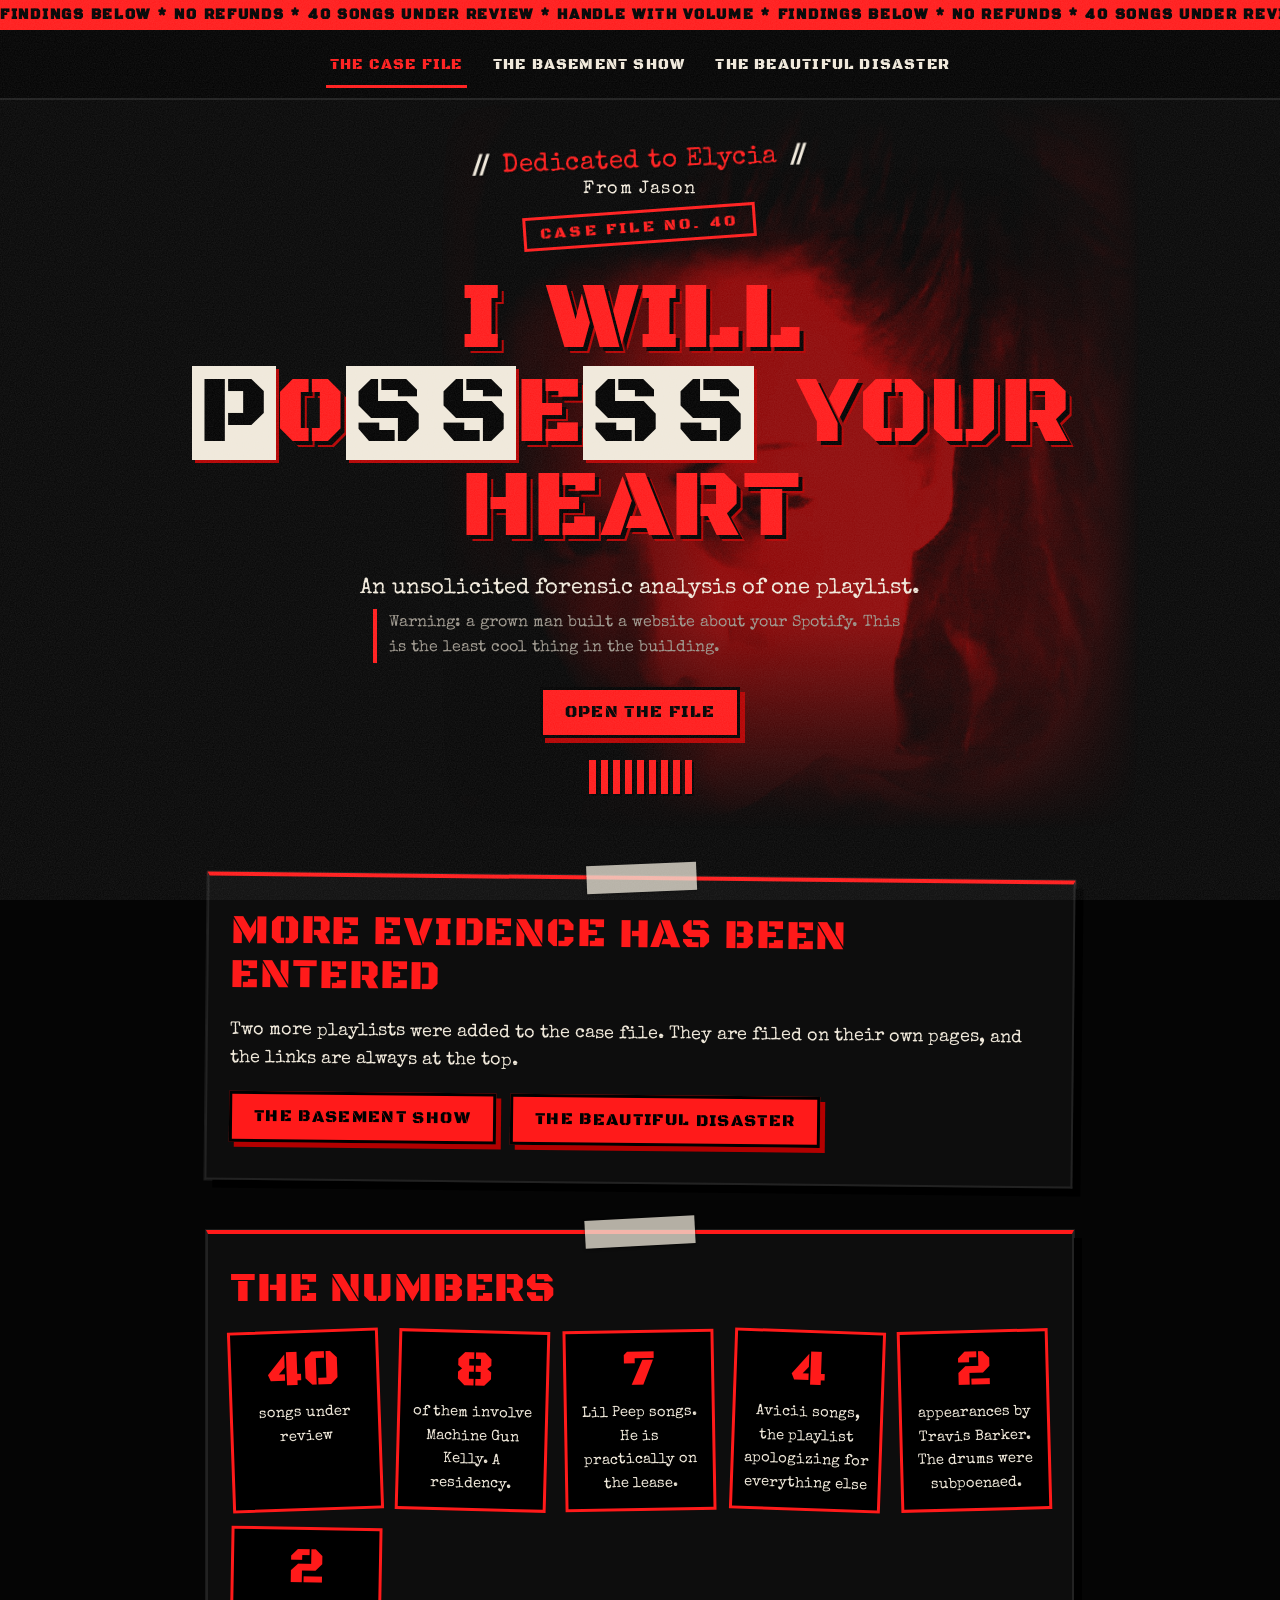
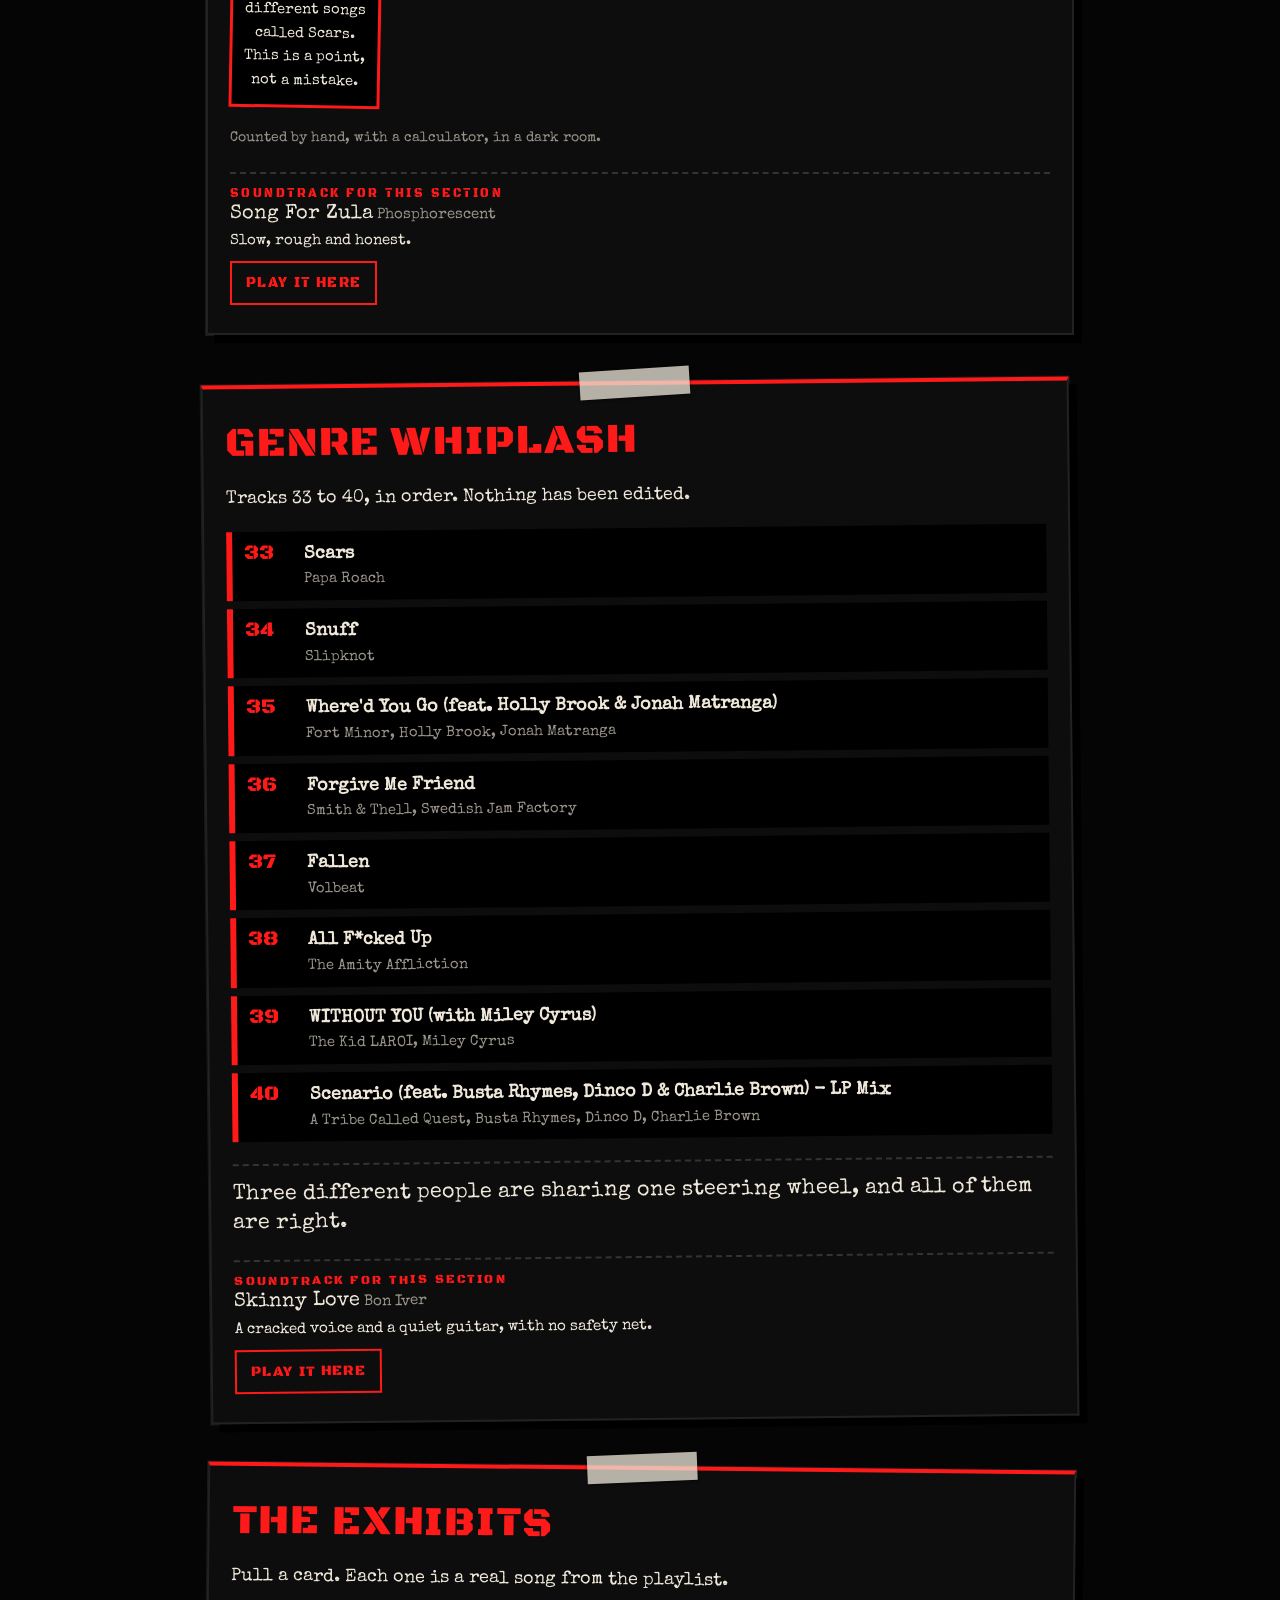
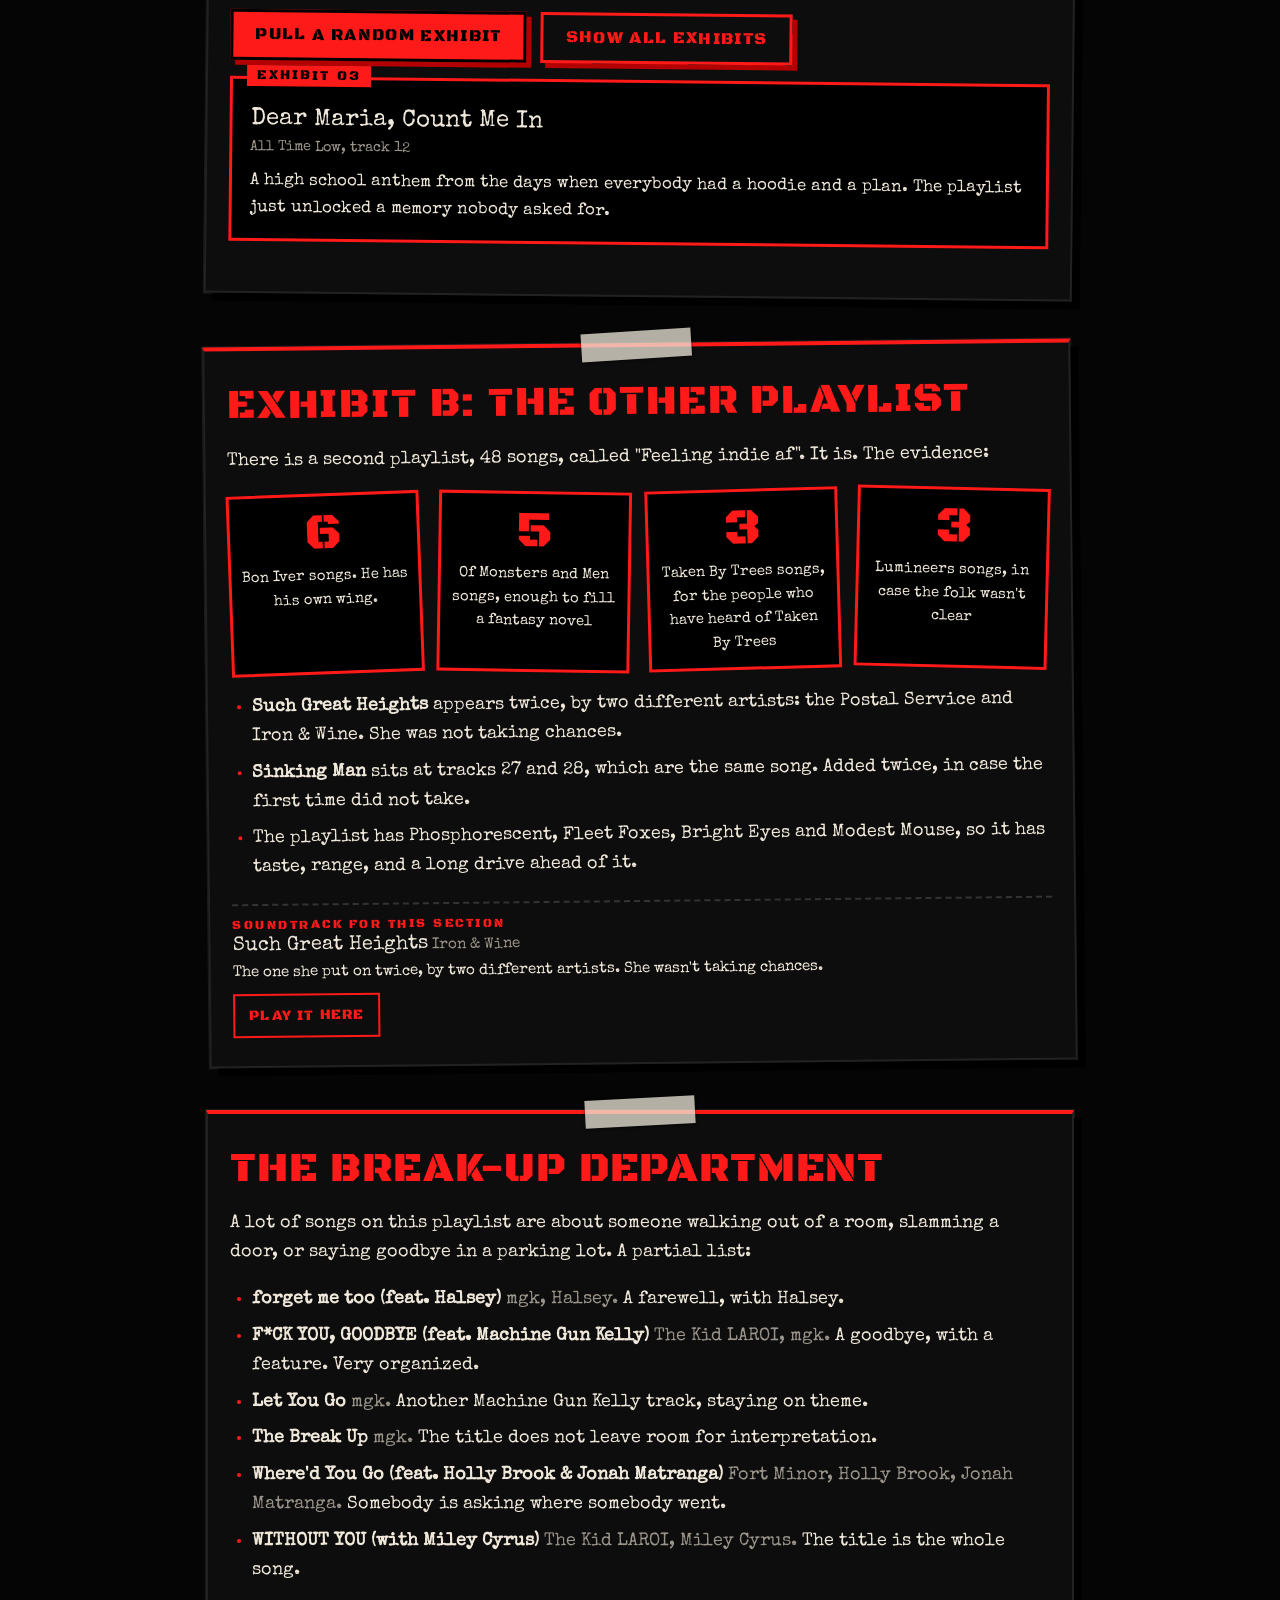
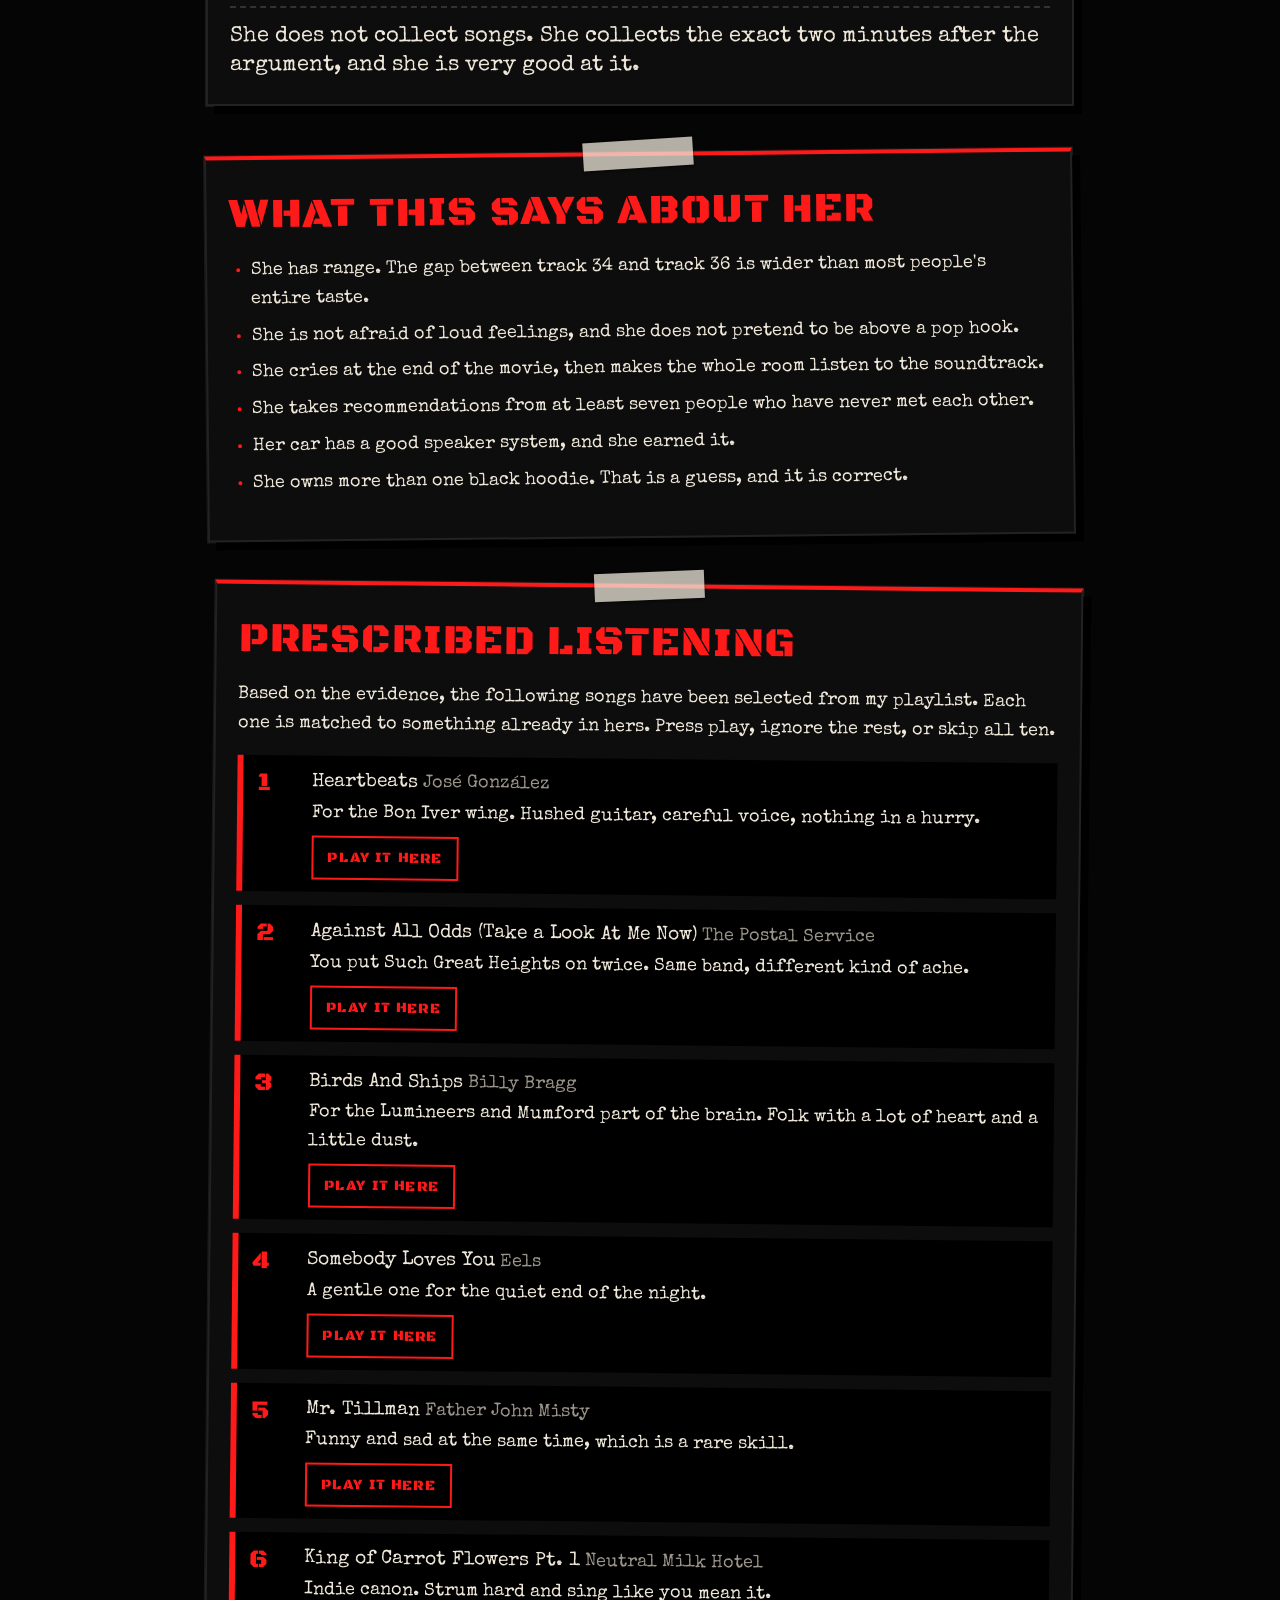
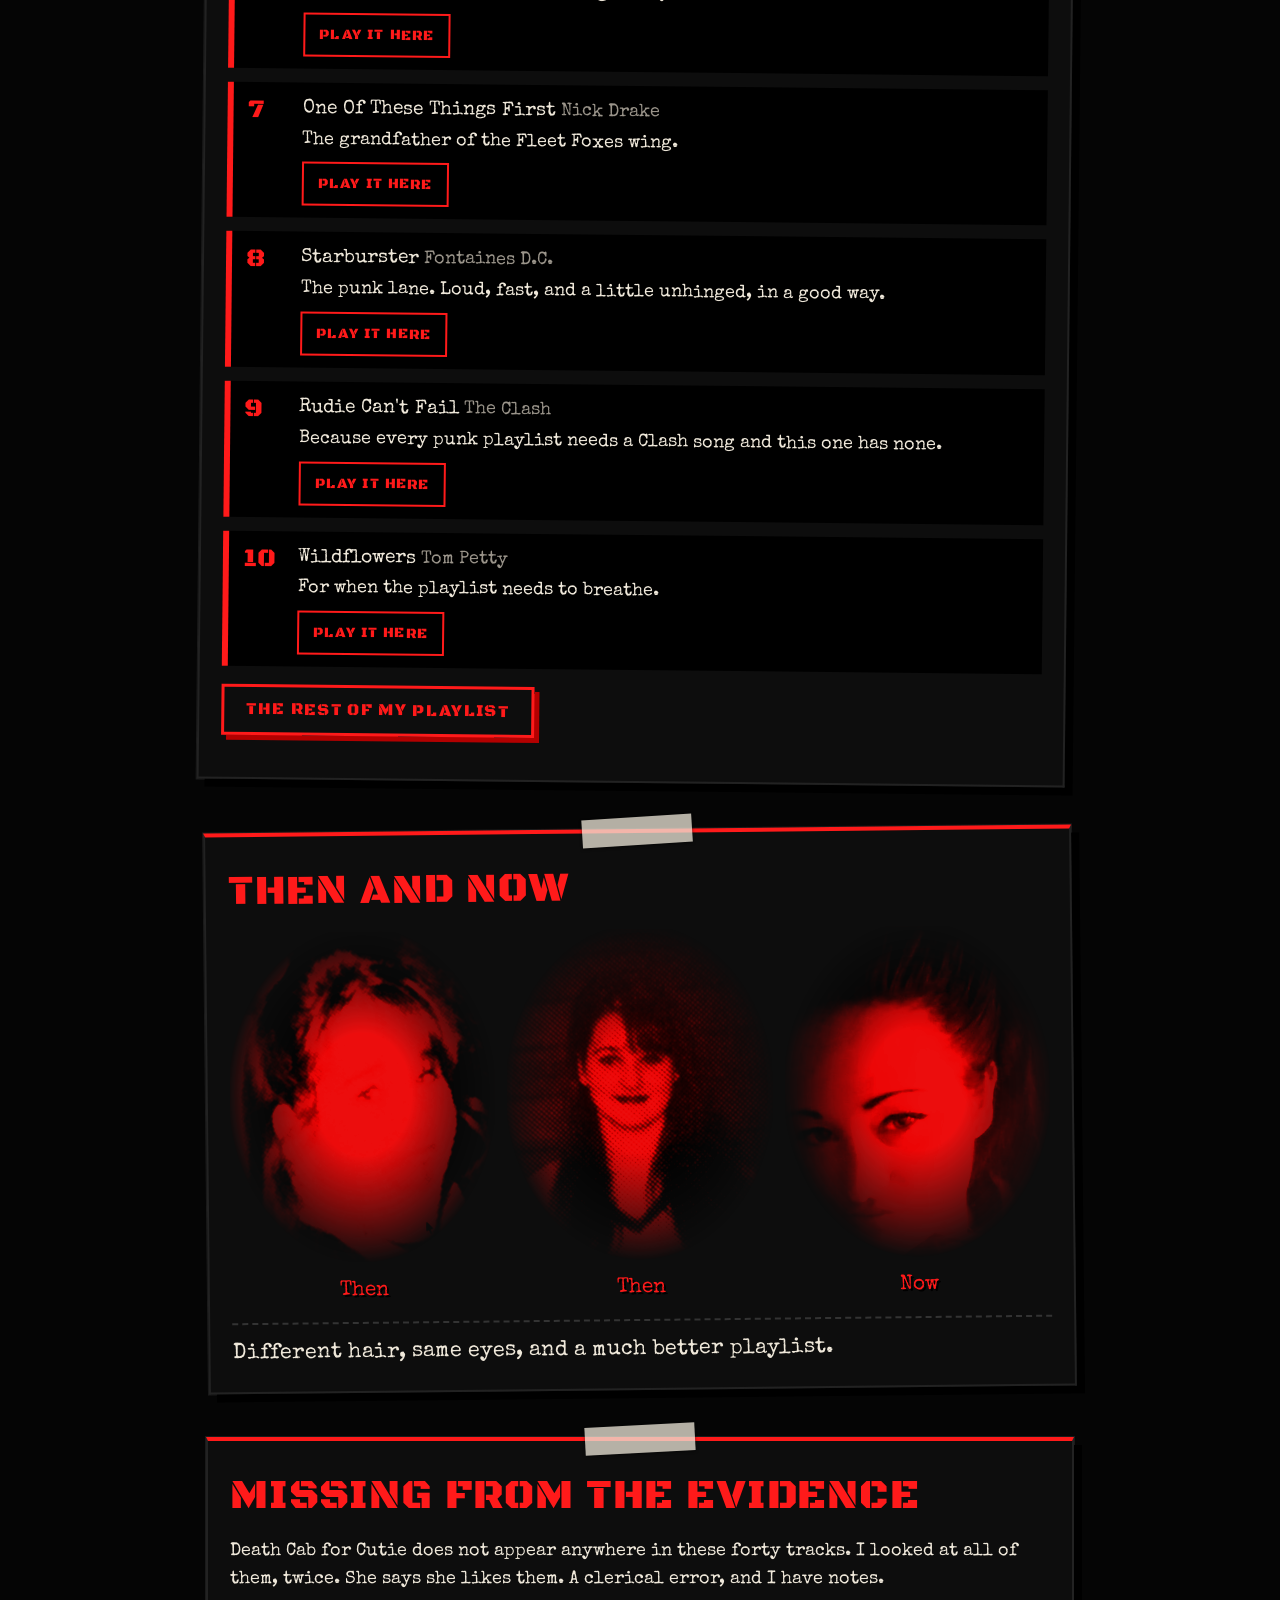
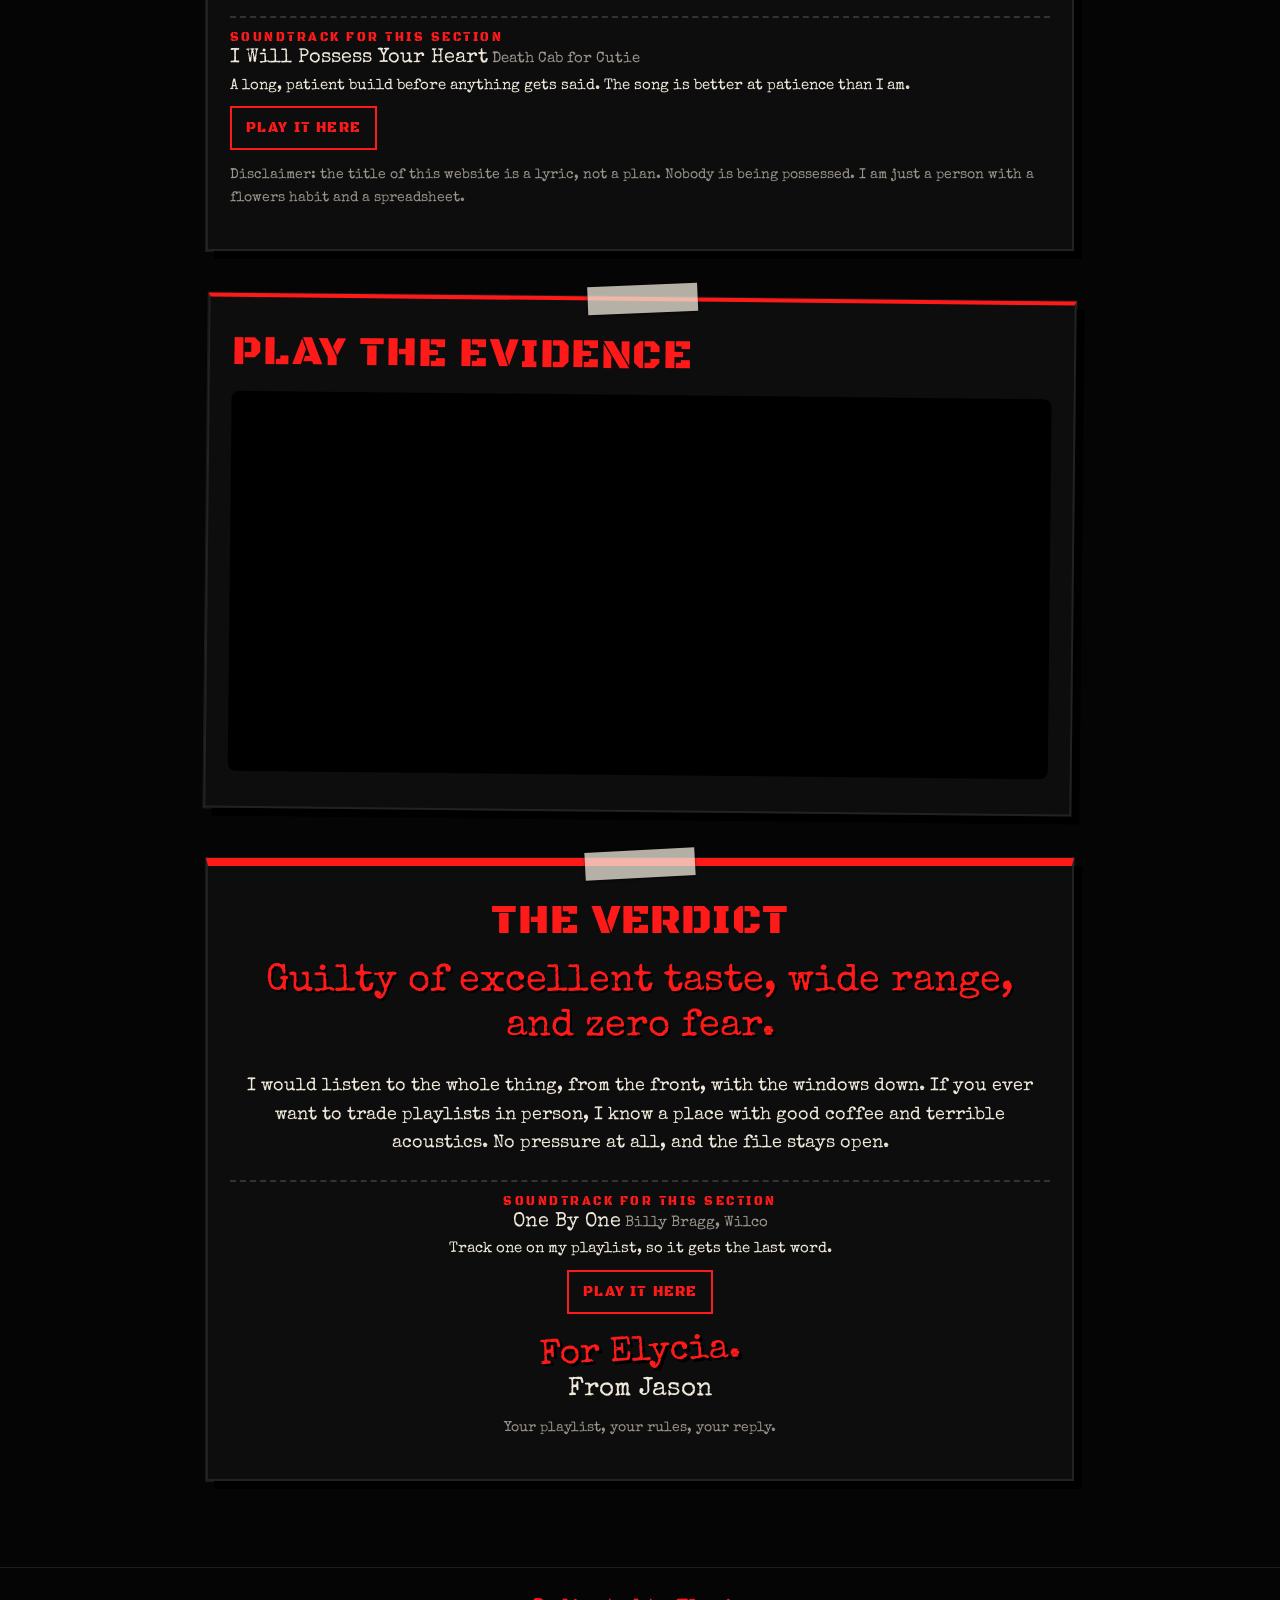
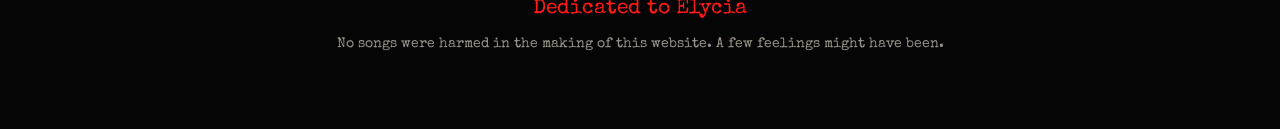
<file: index.html>
<!doctype html>
<html lang="en">
<head>
<meta charset="utf-8">
<meta name="viewport" content="width=device-width,initial-scale=1">
<meta name="robots" content="noindex,nofollow">
<title>I Will Possess Your Heart</title>
<meta name="description" content="A forensic analysis of one very good, very loud playlist.">
<meta name="theme-color" content="#050505">
<link rel="preconnect" href="https://fonts.googleapis.com">
<link rel="preconnect" href="https://fonts.gstatic.com" crossorigin>
<link href="https://fonts.googleapis.com/css2?family=Black+Ops+One&family=Permanent+Marker&family=Special+Elite&family=Rubik+Mono+One&display=swap" rel="stylesheet">
<link rel="stylesheet" href="style.css">
</head>
<body>
<div class="grain" aria-hidden="true"></div>

<div class="ticker" aria-hidden="true"><div class="track"><span>FINDINGS BELOW * NO REFUNDS * 40 SONGS UNDER REVIEW * HANDLE WITH VOLUME * FINDINGS BELOW * NO REFUNDS * 40 SONGS UNDER REVIEW * HANDLE WITH VOLUME * </span><span>FINDINGS BELOW * NO REFUNDS * 40 SONGS UNDER REVIEW * HANDLE WITH VOLUME * FINDINGS BELOW * NO REFUNDS * 40 SONGS UNDER REVIEW * HANDLE WITH VOLUME * </span></div></div>

<nav class="topnav" aria-label="Exhibits"><a href="index.html" aria-current="page">The case file</a><a href="basement.html">The basement show</a><a href="disaster.html">The beautiful disaster</a></nav>
<header class="hero">
  <div class="fadepic" style="background-image:url(img/now.jpg)" aria-hidden="true"></div>
  <p class="dedication">Dedicated to Elycia</p>
  <p class="from">From Jason</p>
  <p class="stamp">CASE FILE NO. 40</p>
  <h1 id="title" aria-label="I Will Possess Your Heart">I Will Possess Your Heart</h1>
  <p class="sub">An unsolicited forensic analysis of one playlist.</p>
  <p class="warn">Warning: a grown man built a website about your Spotify. This is the least cool thing in the building.</p>
  <a class="btn" href="#numbers">Open the file</a>
</header>

<main>
  <section class="flyer tilt-r">
    <h2>More evidence has been entered</h2>
    <p>Two more playlists were added to the case file. They are filed on their own pages, and the links are always at the top.</p>
    <div class="row"><a class="btn" href="basement.html">The basement show</a><a class="btn" href="disaster.html">The beautiful disaster</a></div>
  </section>

  <section id="numbers" class="flyer">
    <h2>The numbers</h2>
    <div class="stats" id="stats"></div>
    <p class="small">Counted by hand, with a calculator, in a dark room.</p>
    <div class="cue" data-cue="zula"></div>
  </section>

  <section class="flyer tilt-l">
    <h2>Genre whiplash</h2>
    <p>Tracks 33 to 40, in order. Nothing has been edited.</p>
    <ol class="whiplash" id="whiplash"></ol>
    <p class="verdict">Three different people are sharing one steering wheel, and all of them are right.</p>
    <div class="cue" data-cue="skinny"></div>
  </section>

  <section class="flyer tilt-r">
    <h2>The exhibits</h2>
    <p>Pull a card. Each one is a real song from the playlist.</p>
    <div class="row">
      <button id="roll" class="btn">Pull a random exhibit</button>
      <button id="all" class="btn ghost">Show all exhibits</button>
    </div>
    <div id="exhibit" class="exhibit" aria-live="polite"></div>
    <div id="exhibits" class="exhibits" hidden></div>
  </section>

  <section class="flyer tilt-l">
    <h2>Exhibit B: the other playlist</h2>
    <p>There is a second playlist, 48 songs, called "Feeling indie af". It is. The evidence:</p>
    <div class="stats" id="stats2"></div>
    <ul class="says" id="indie"></ul>
    <div class="cue" data-cue="heights"></div>
  </section>

  <section class="flyer">
    <h2>The break-up department</h2>
    <p>A lot of songs on this playlist are about someone walking out of a room, slamming a door, or saying goodbye in a parking lot. A partial list:</p>
    <ul class="leaving" id="leaving"></ul>
    <p class="verdict">She does not collect songs. She collects the exact two minutes after the argument, and she is very good at it.</p>
  </section>

  <section class="flyer tilt-l">
    <h2>What this says about her</h2>
    <ul class="says">
      <li>She has range. The gap between track 34 and track 36 is wider than most people's entire taste.</li>
      <li>She is not afraid of loud feelings, and she does not pretend to be above a pop hook.</li>
      <li>She cries at the end of the movie, then makes the whole room listen to the soundtrack.</li>
      <li>She takes recommendations from at least seven people who have never met each other.</li>
      <li>Her car has a good speaker system, and she earned it.</li>
      <li>She owns more than one black hoodie. That is a guess, and it is correct.</li>
    </ul>
  </section>

  <section class="flyer tilt-r">
    <h2>Prescribed listening</h2>
    <p>Based on the evidence, the following songs have been selected from my playlist. Each one is matched to something already in hers. Press play, ignore the rest, or skip all ten.</p>
    <ol class="recs" id="recs"></ol>
    <p><a class="btn ghost" id="fullpl" target="_blank" rel="noopener" href="#">The rest of my playlist</a></p>
  </section>

  <section class="flyer tilt-l">
    <h2>Then and now</h2>
    <div class="thenow">
      <figure><div class="ph" style="background-image:url(img/then-a.jpg)"></div><figcaption>Then</figcaption></figure>
      <figure><div class="ph" style="background-image:url(img/then-b.jpg)"></div><figcaption>Then</figcaption></figure>
      <figure><div class="ph" style="background-image:url(img/now.jpg)"></div><figcaption>Now</figcaption></figure>
    </div>
    <p class="verdict">Different hair, same eyes, and a much better playlist.</p>
  </section>

  <section class="flyer">
    <h2>Missing from the evidence</h2>
    <p>Death Cab for Cutie does not appear anywhere in these forty tracks. I looked at all of them, twice. She says she likes them. A clerical error, and I have notes.</p>
    <div class="cue" data-cue="possess"></div>
    <p class="small">Disclaimer: the title of this website is a lyric, not a plan. Nobody is being possessed. I am just a person with a flowers habit and a spreadsheet.</p>
  </section>

  <section class="flyer tilt-r">
    <h2>Play the evidence</h2>
    <iframe title="The playlist" style="border-radius:8px" src="" id="embed" width="100%" height="380" frameborder="0" allow="encrypted-media; clipboard-write" loading="lazy"></iframe>
  </section>

  <section class="flyer final">
    <h2>The verdict</h2>
    <p class="big">Guilty of excellent taste, wide range, and zero fear.</p>
    <p>I would listen to the whole thing, from the front, with the windows down. If you ever want to trade playlists in person, I know a place with good coffee and terrible acoustics. No pressure at all, and the file stays open.</p>
    <div class="cue" data-cue="one"></div>
    <p class="dedic-end">For Elycia.</p>
    <p class="sign">From Jason</p>
    <p class="small">Your playlist, your rules, your reply.</p>
  </section>
</main>

<footer>
  <p class="dedic-foot">Dedicated to Elycia</p>
  <p>No songs were harmed in the making of this website. A few feelings might have been.</p>
</footer>

<script src="tracks.js"></script>
<script src="music.js"></script>
<script src="app.js"></script>
<script src="fx.js"></script>
</body>
</html>
</file>
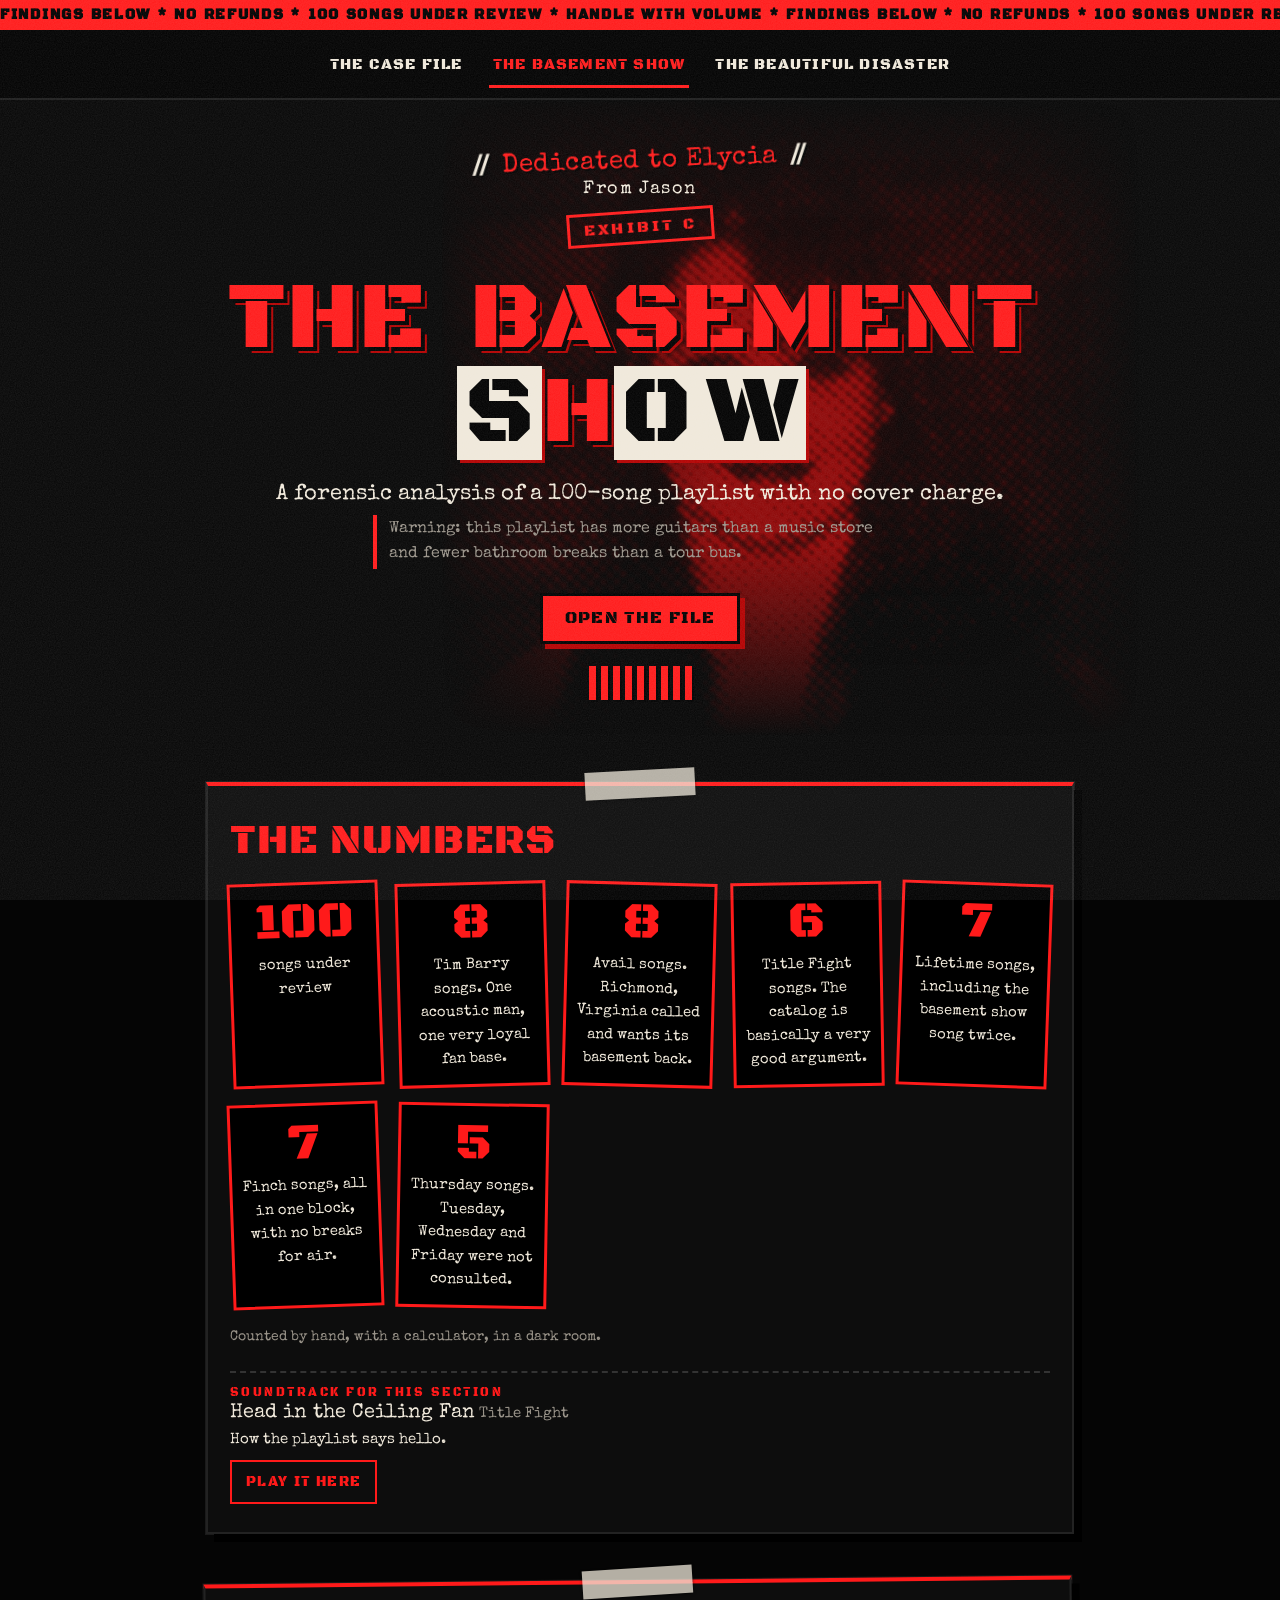
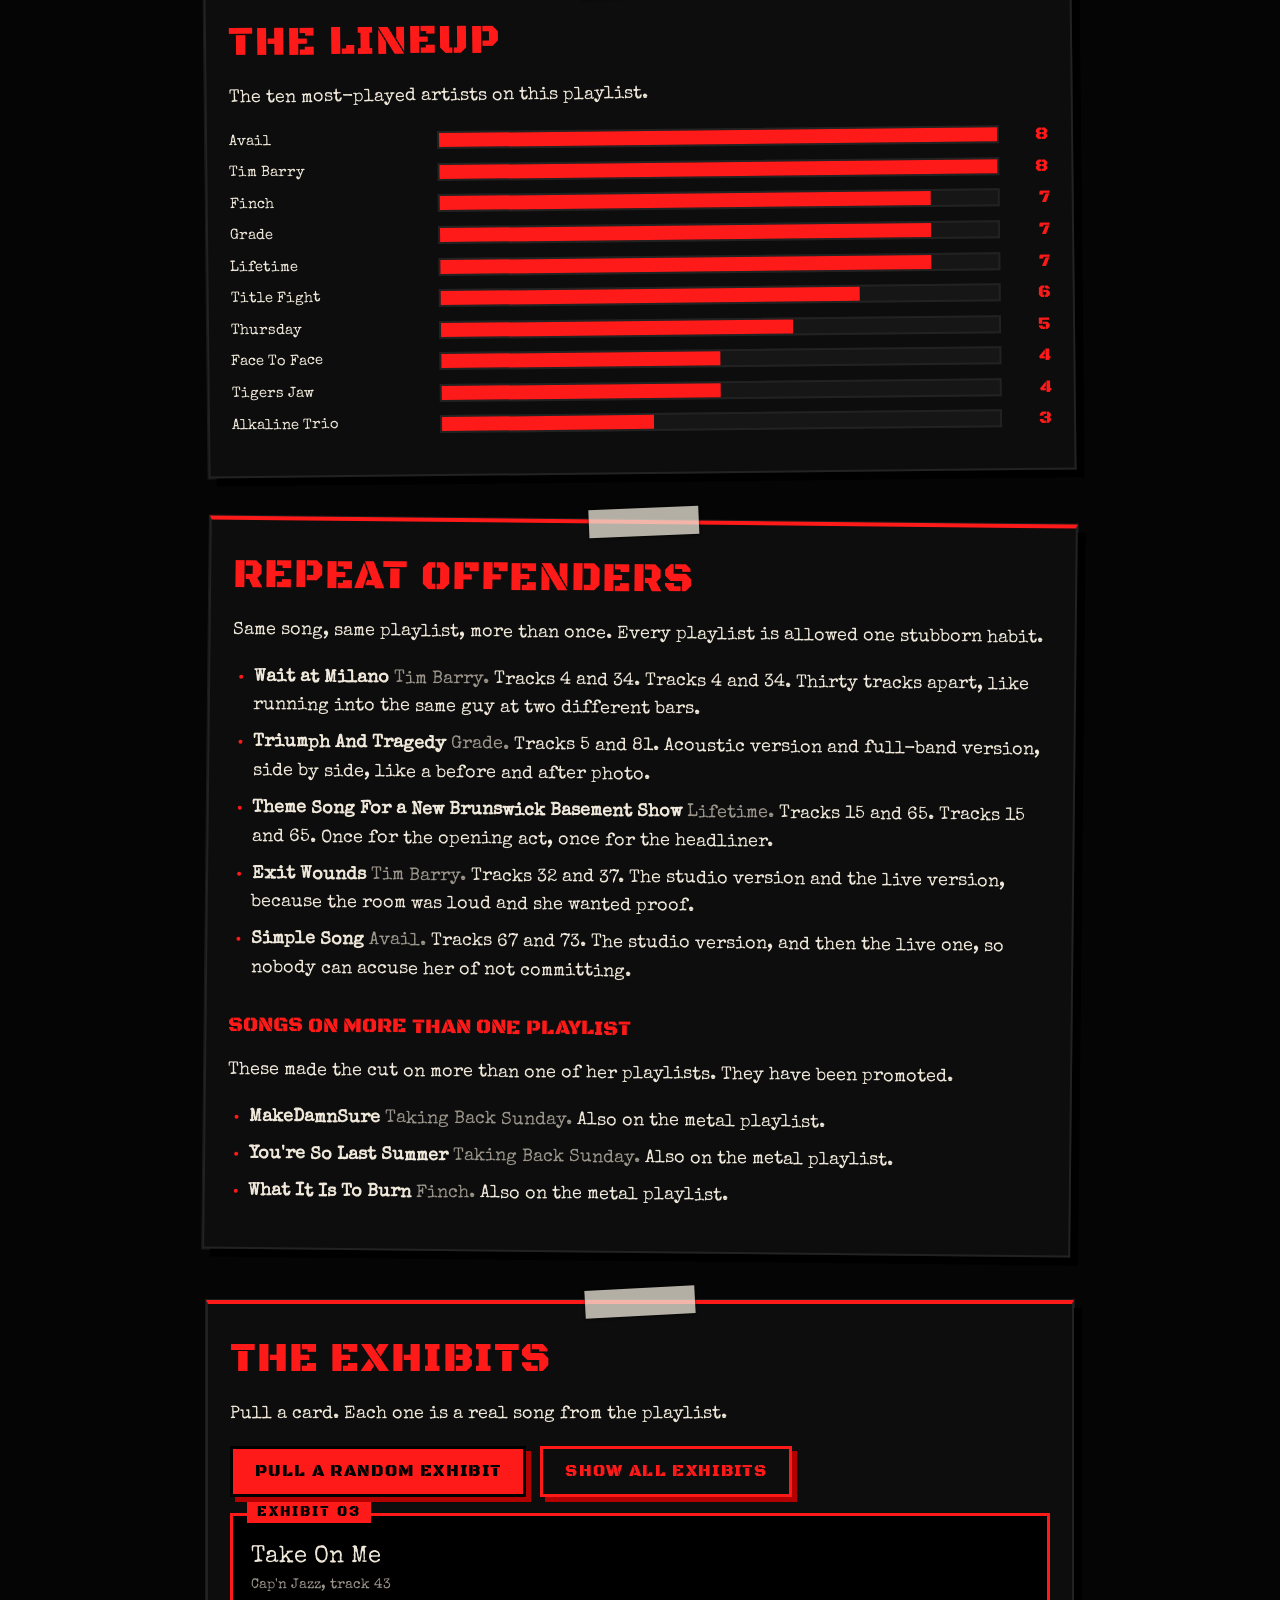
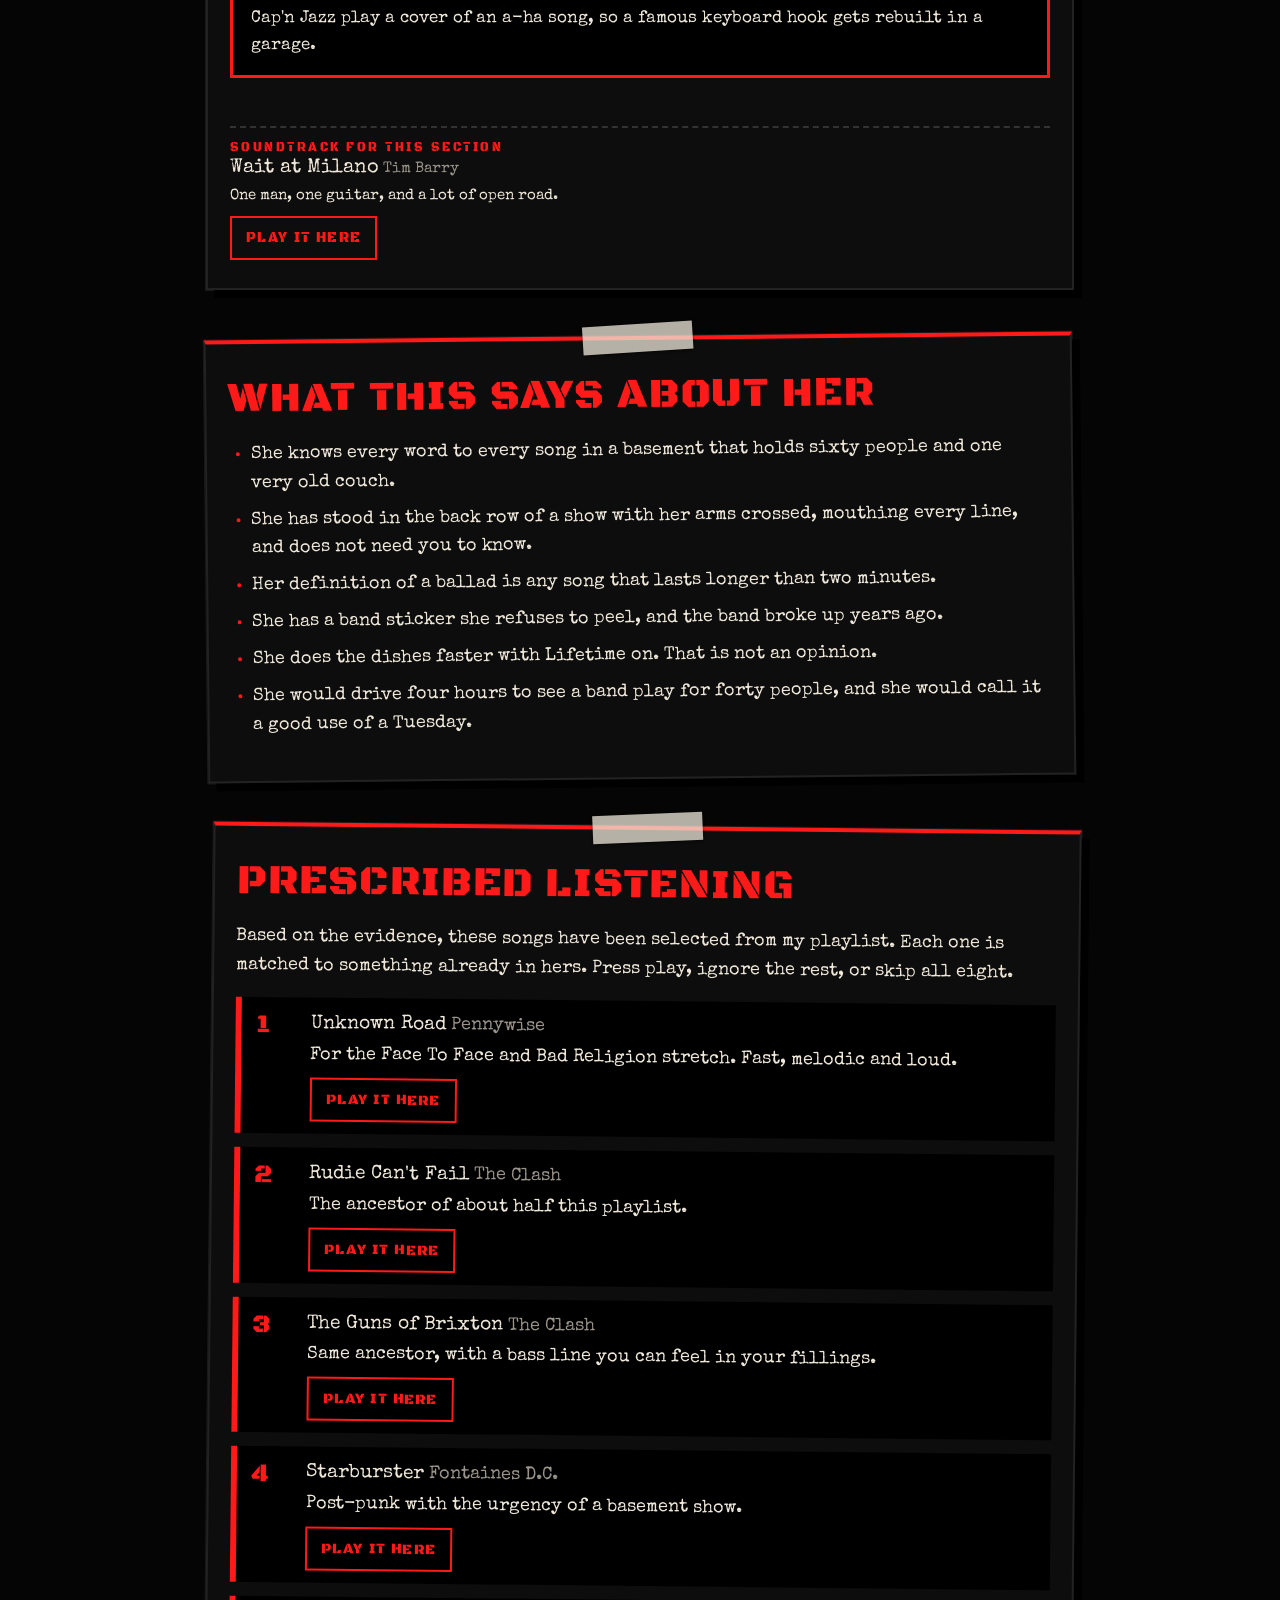
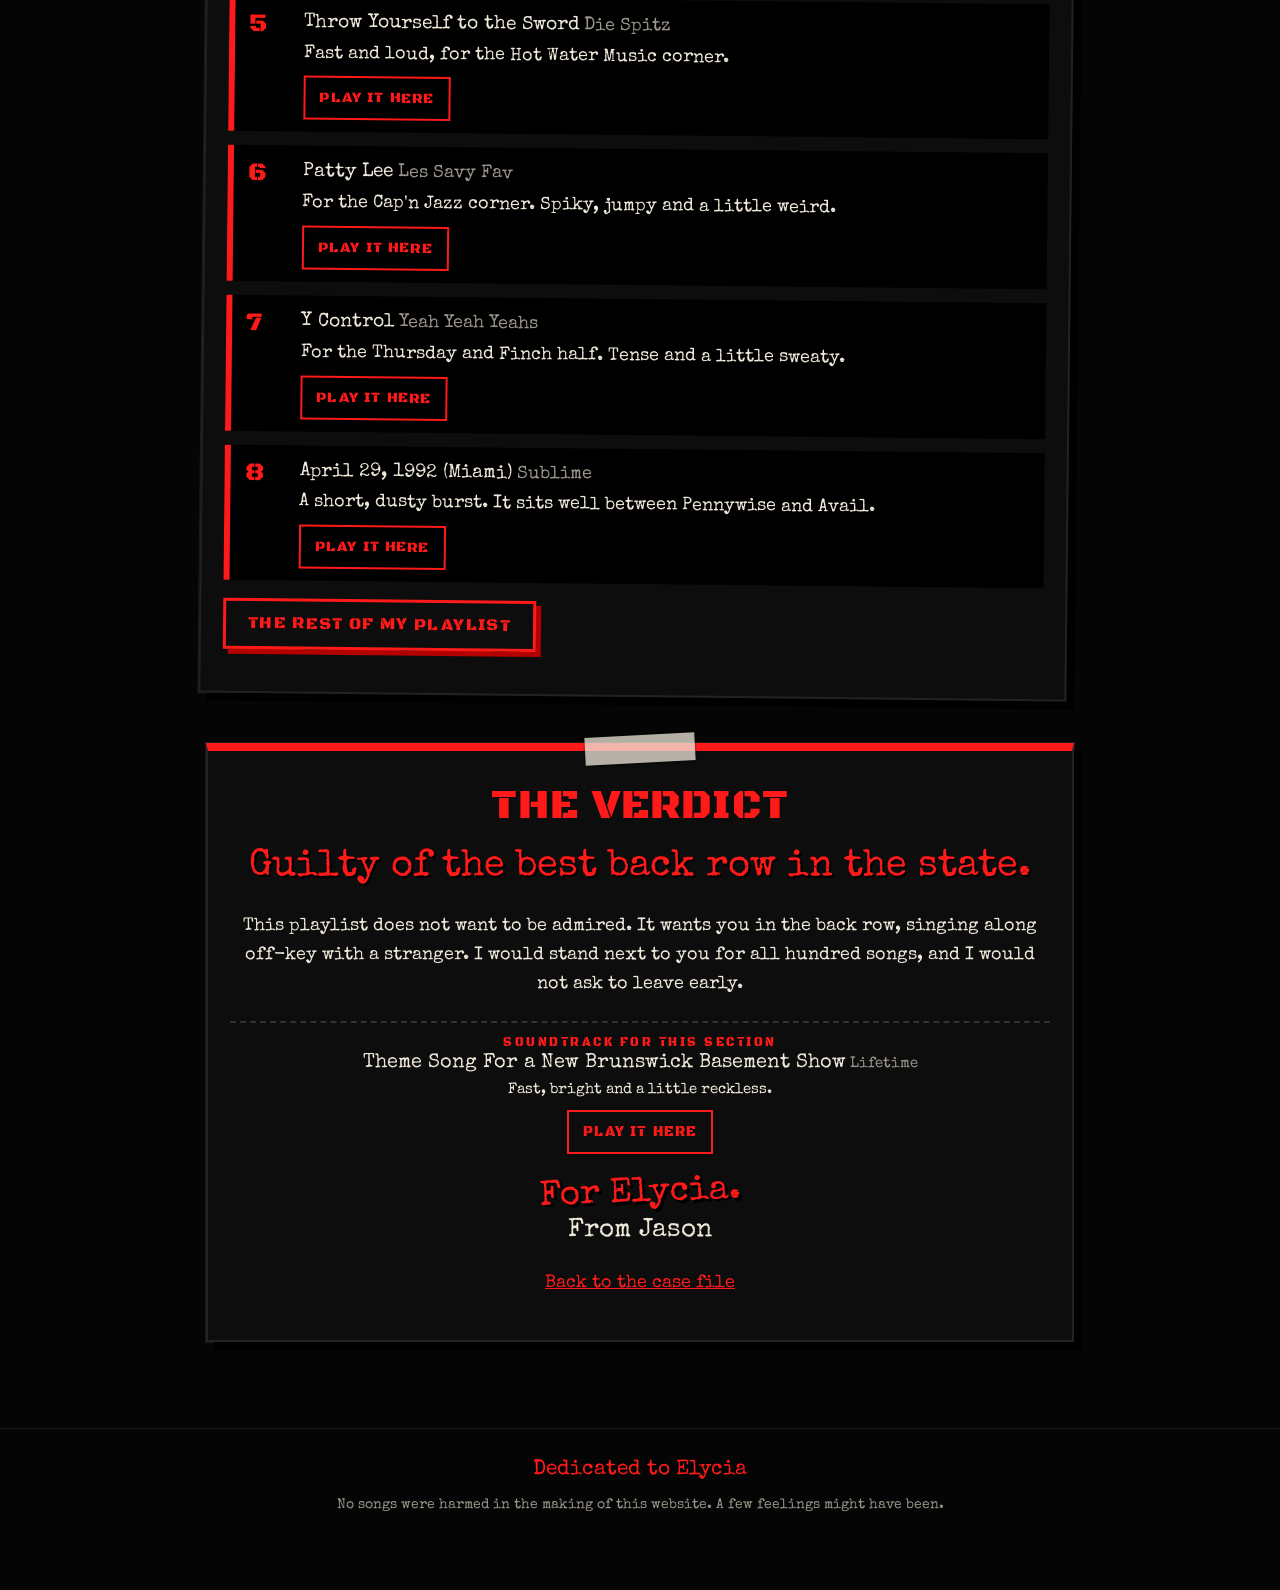
<file: basement.html>
<!doctype html>
<html lang="en">
<head>
<meta charset="utf-8">
<meta name="viewport" content="width=device-width,initial-scale=1">
<meta name="robots" content="noindex,nofollow">
<title>The Basement Show - I Will Possess Your Heart</title>
<meta name="theme-color" content="#050505">
<link rel="preconnect" href="https://fonts.googleapis.com">
<link rel="preconnect" href="https://fonts.gstatic.com" crossorigin>
<link href="https://fonts.googleapis.com/css2?family=Black+Ops+One&family=Permanent+Marker&family=Special+Elite&family=Rubik+Mono+One&display=swap" rel="stylesheet">
<link rel="stylesheet" href="style.css">
</head>
<body>
<div class="grain" aria-hidden="true"></div>
<div class="ticker" aria-hidden="true"><div class="track"><span>FINDINGS BELOW * NO REFUNDS * 100 SONGS UNDER REVIEW * HANDLE WITH VOLUME * FINDINGS BELOW * NO REFUNDS * 100 SONGS UNDER REVIEW * HANDLE WITH VOLUME * </span><span>FINDINGS BELOW * NO REFUNDS * 100 SONGS UNDER REVIEW * HANDLE WITH VOLUME * FINDINGS BELOW * NO REFUNDS * 100 SONGS UNDER REVIEW * HANDLE WITH VOLUME * </span></div></div>
<nav class="topnav" aria-label="Exhibits"><a href="index.html">The case file</a><a href="basement.html" aria-current="page">The basement show</a><a href="disaster.html">The beautiful disaster</a></nav>
<header class="hero">
  <div class="fadepic" style="background-image:url(img/then-b.jpg)" aria-hidden="true"></div>
  <p class="dedication">Dedicated to Elycia</p>
  <p class="from">From Jason</p>
  <p class="stamp">EXHIBIT C</p>
  <h1 id="title" aria-label="The Basement Show">The Basement Show</h1>
  <p class="sub">A forensic analysis of a 100-song playlist with no cover charge.</p>
  <p class="warn">Warning: this playlist has more guitars than a music store and fewer bathroom breaks than a tour bus.</p>
  <a class="btn" href="#numbers">Open the file</a>
</header>
<main>
  <section id="numbers" class="flyer">
    <h2>The numbers</h2>
    <div class="stats" id="stats"></div>
    <p class="small">Counted by hand, with a calculator, in a dark room.</p>
    <div class="cue" data-slot="first"></div>
  </section>
  <section class="flyer tilt-l">
    <h2>The lineup</h2>
    <p>The ten most-played artists on this playlist.</p>
    <ol class="lineup" id="bars"></ol>
  </section>
  <section class="flyer tilt-r">
    <h2>Repeat offenders</h2>
    <p id="repnote"></p>
    <ul class="leaving" id="repeats"></ul>
    <h3 class="sub3">Songs on more than one playlist</h3>
    <p>These made the cut on more than one of her playlists. They have been promoted.</p>
    <ul class="leaving" id="cross"></ul>
  </section>
  <section class="flyer">
    <h2>The exhibits</h2>
    <p>Pull a card. Each one is a real song from the playlist.</p>
    <div class="row"><button id="roll" class="btn">Pull a random exhibit</button><button id="all" class="btn ghost">Show all exhibits</button></div>
    <div id="exhibit" class="exhibit" aria-live="polite"></div>
    <div id="exhibits" class="exhibits" hidden></div>
    <div class="cue" data-slot="mid"></div>
  </section>
  <section class="flyer tilt-l">
    <h2>What this says about her</h2>
    <ul class="says" id="says"></ul>
  </section>
  <section class="flyer tilt-r">
    <h2>Prescribed listening</h2>
    <p>Based on the evidence, these songs have been selected from my playlist. Each one is matched to something already in hers. Press play, ignore the rest, or skip all eight.</p>
    <ol class="recs" id="recs"></ol>
    <p><a class="btn ghost" id="fullpl" target="_blank" rel="noopener" href="#">The rest of my playlist</a></p>
  </section>
  <section class="flyer final">
    <h2>The verdict</h2>
    <p class="big" id="vbig"></p>
    <p id="vtext"></p>
    <div class="cue" data-slot="end"></div>
    <p class="dedic-end">For Elycia.</p>
    <p class="sign">From Jason</p>
    <p class="more"><a href="index.html">Back to the case file</a></p>
  </section>
</main>
<footer><p class="dedic-foot">Dedicated to Elycia</p><p>No songs were harmed in the making of this website. A few feelings might have been.</p></footer>
<script src="tracks.js"></script>
<script src="music.js"></script>
<script src="pages-data.js"></script>
<script>window.PAGE_KEY="basement";</script>
<script src="shared.js"></script>
<script src="fx.js"></script>
</body>
</html>
</file>
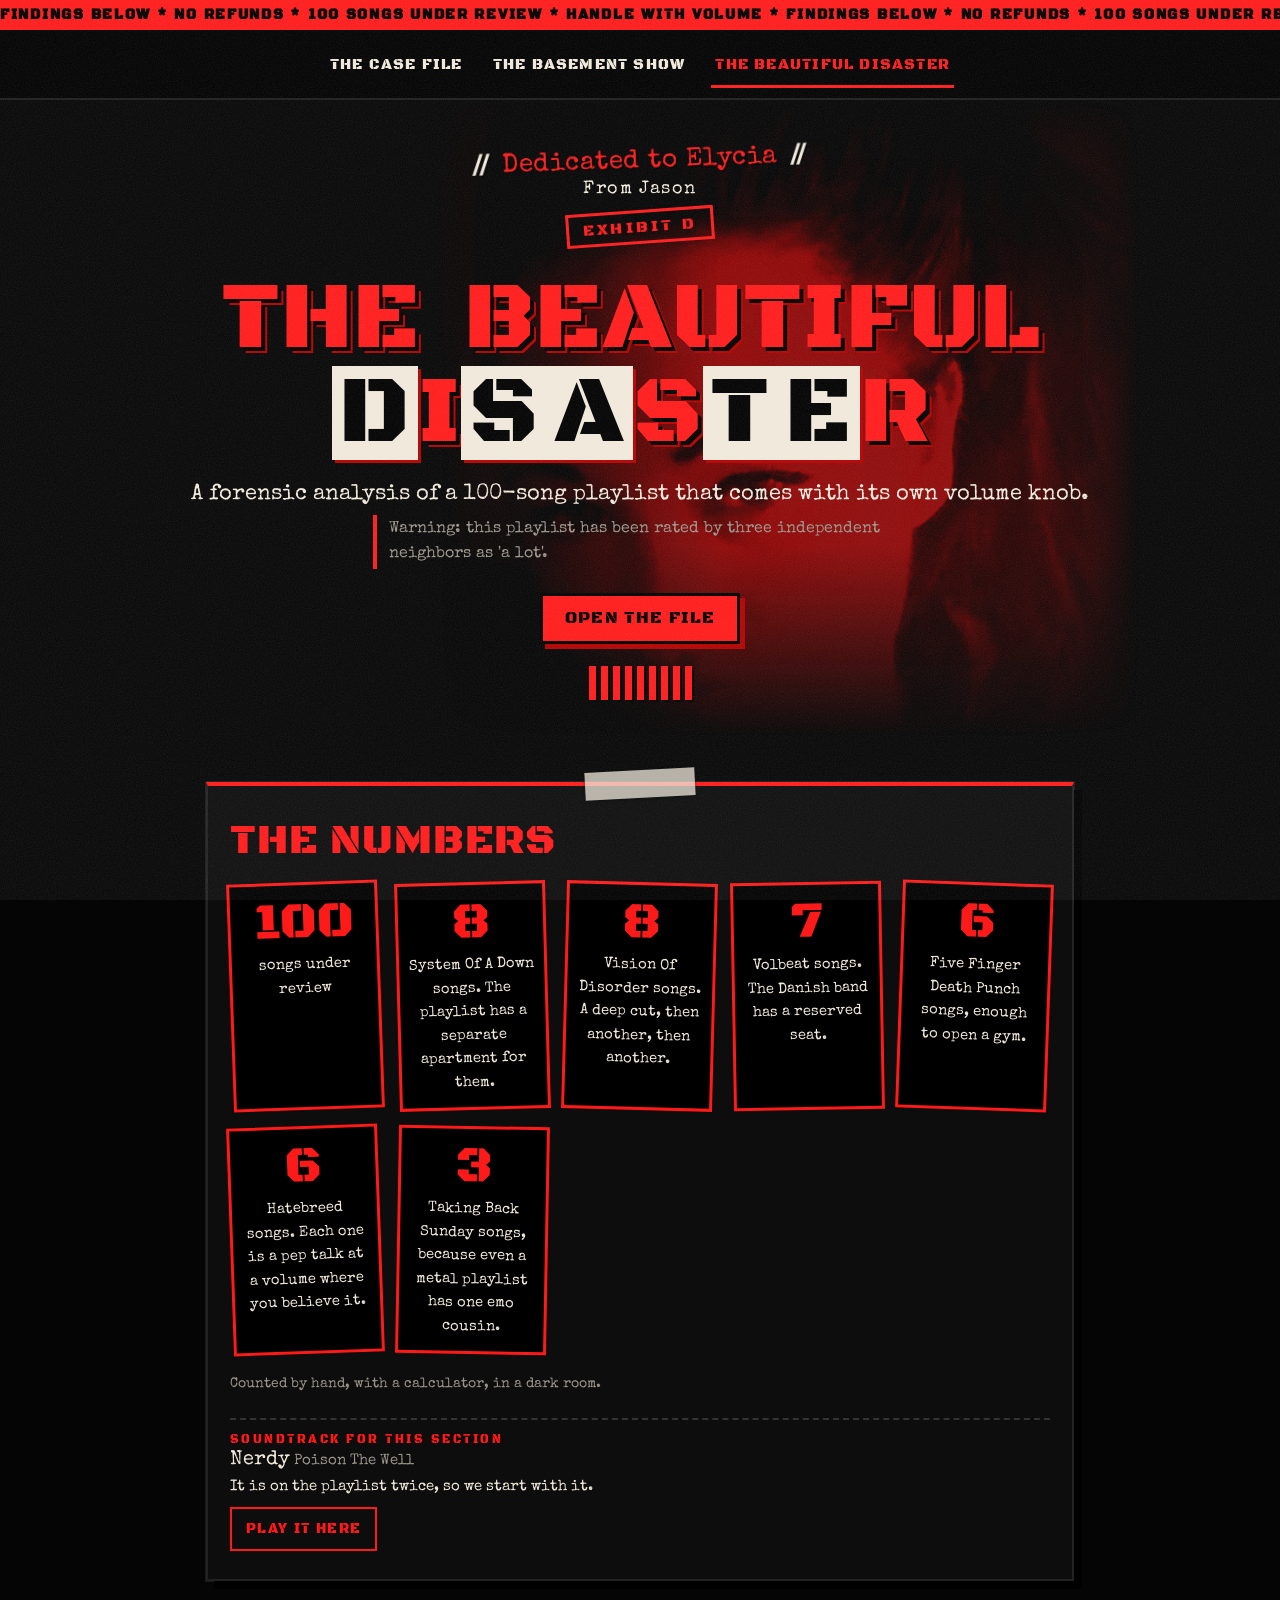
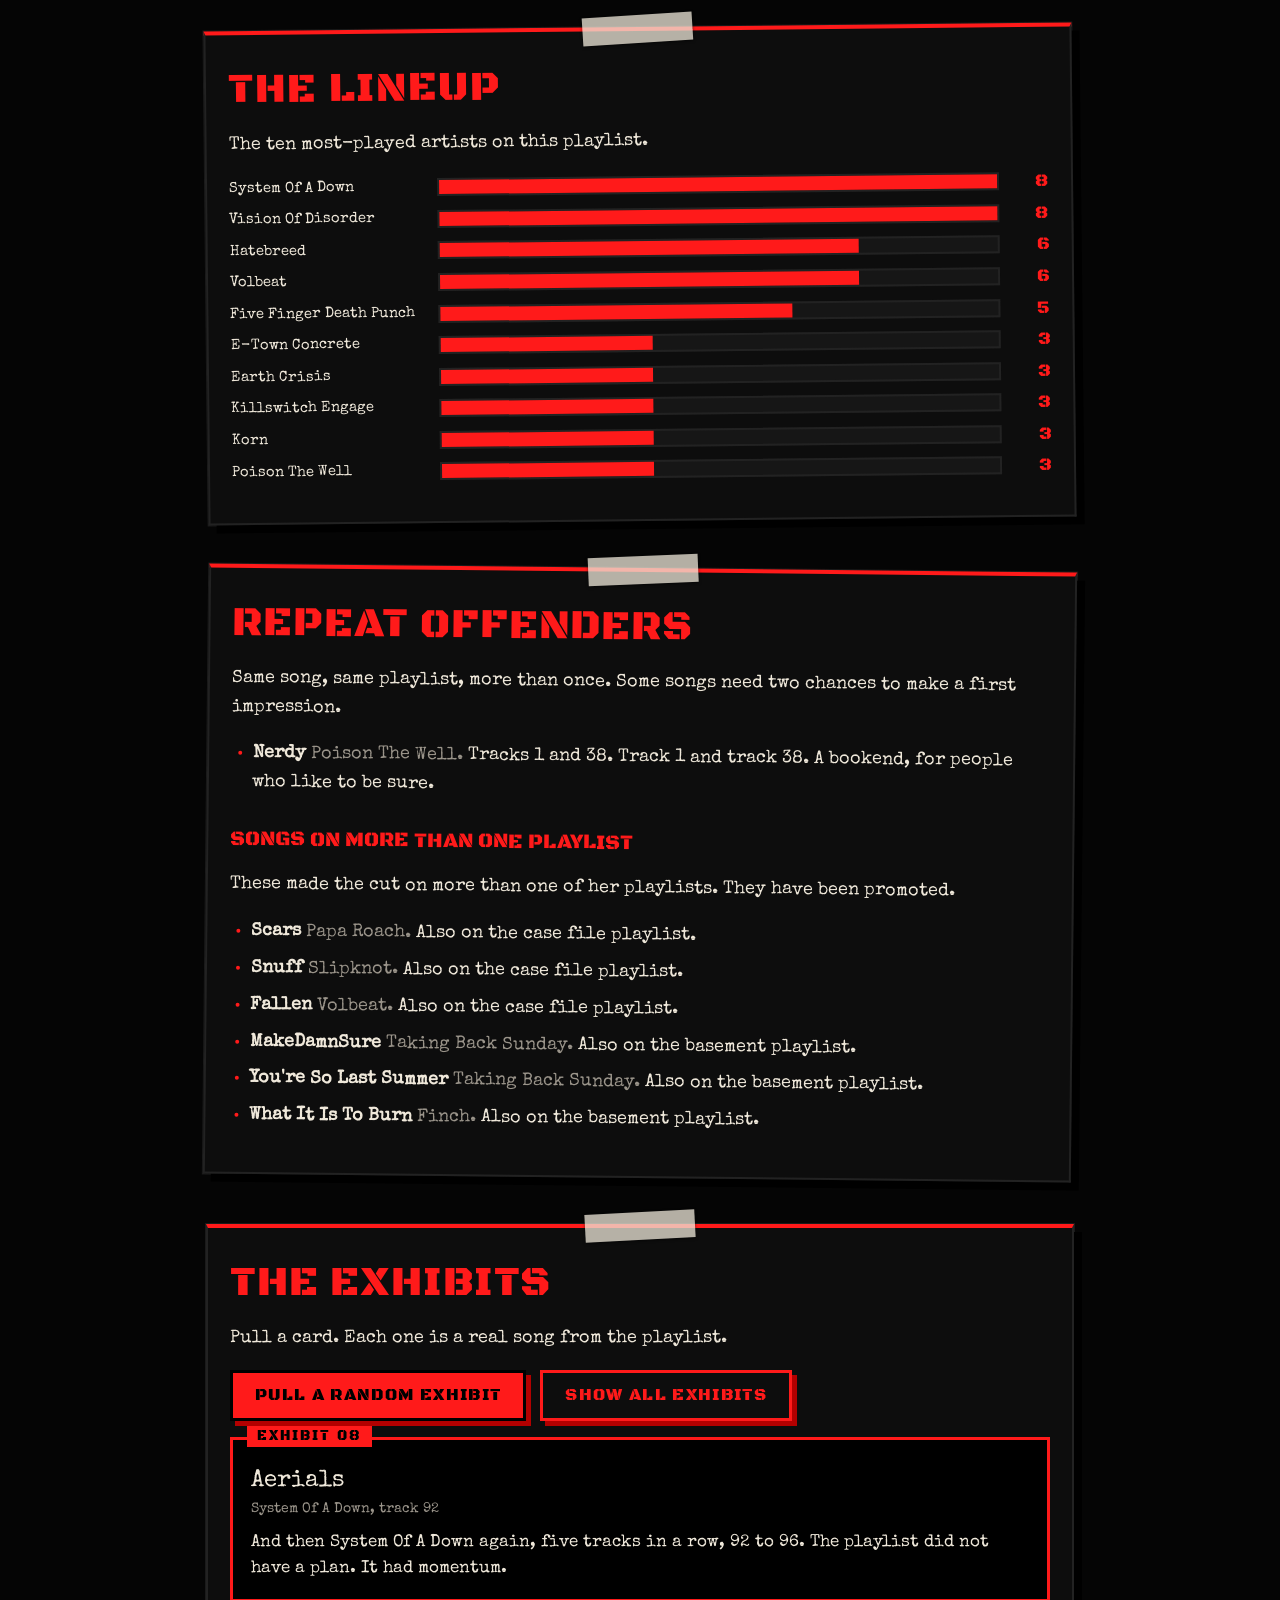
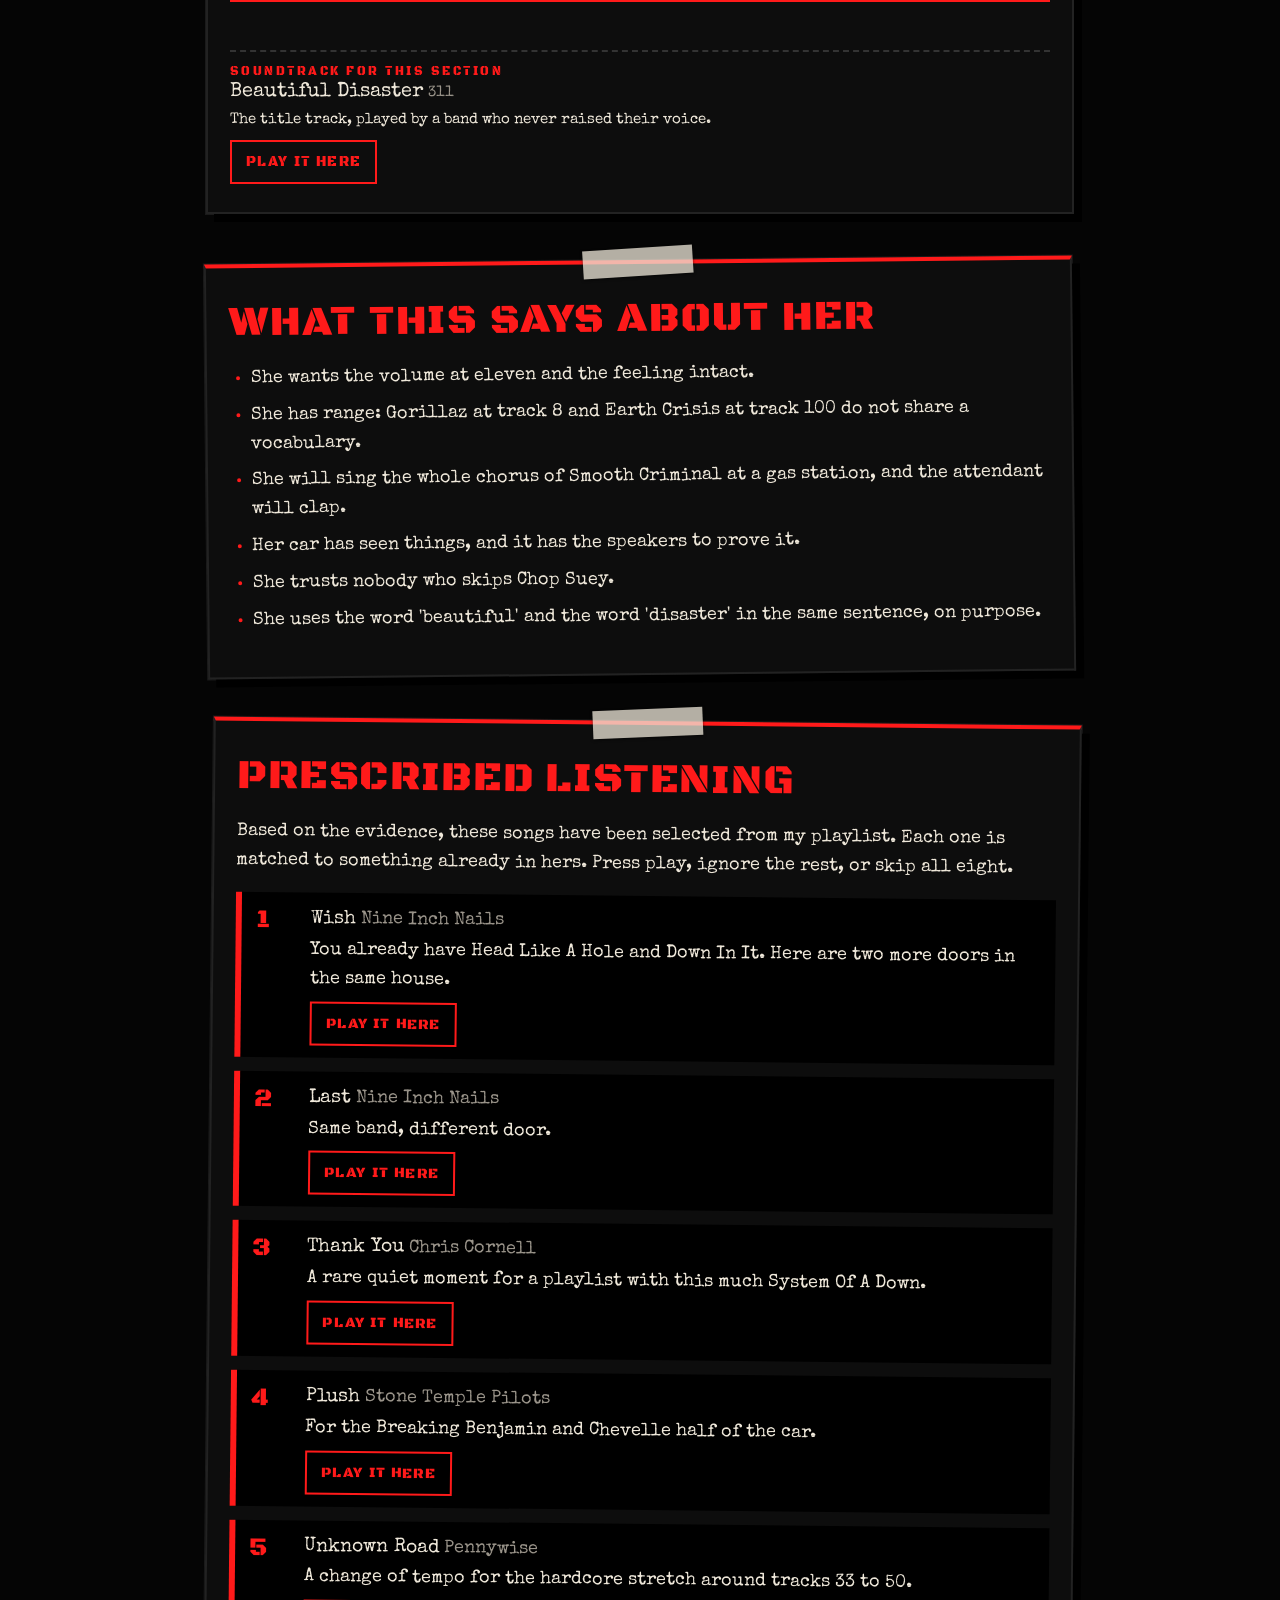
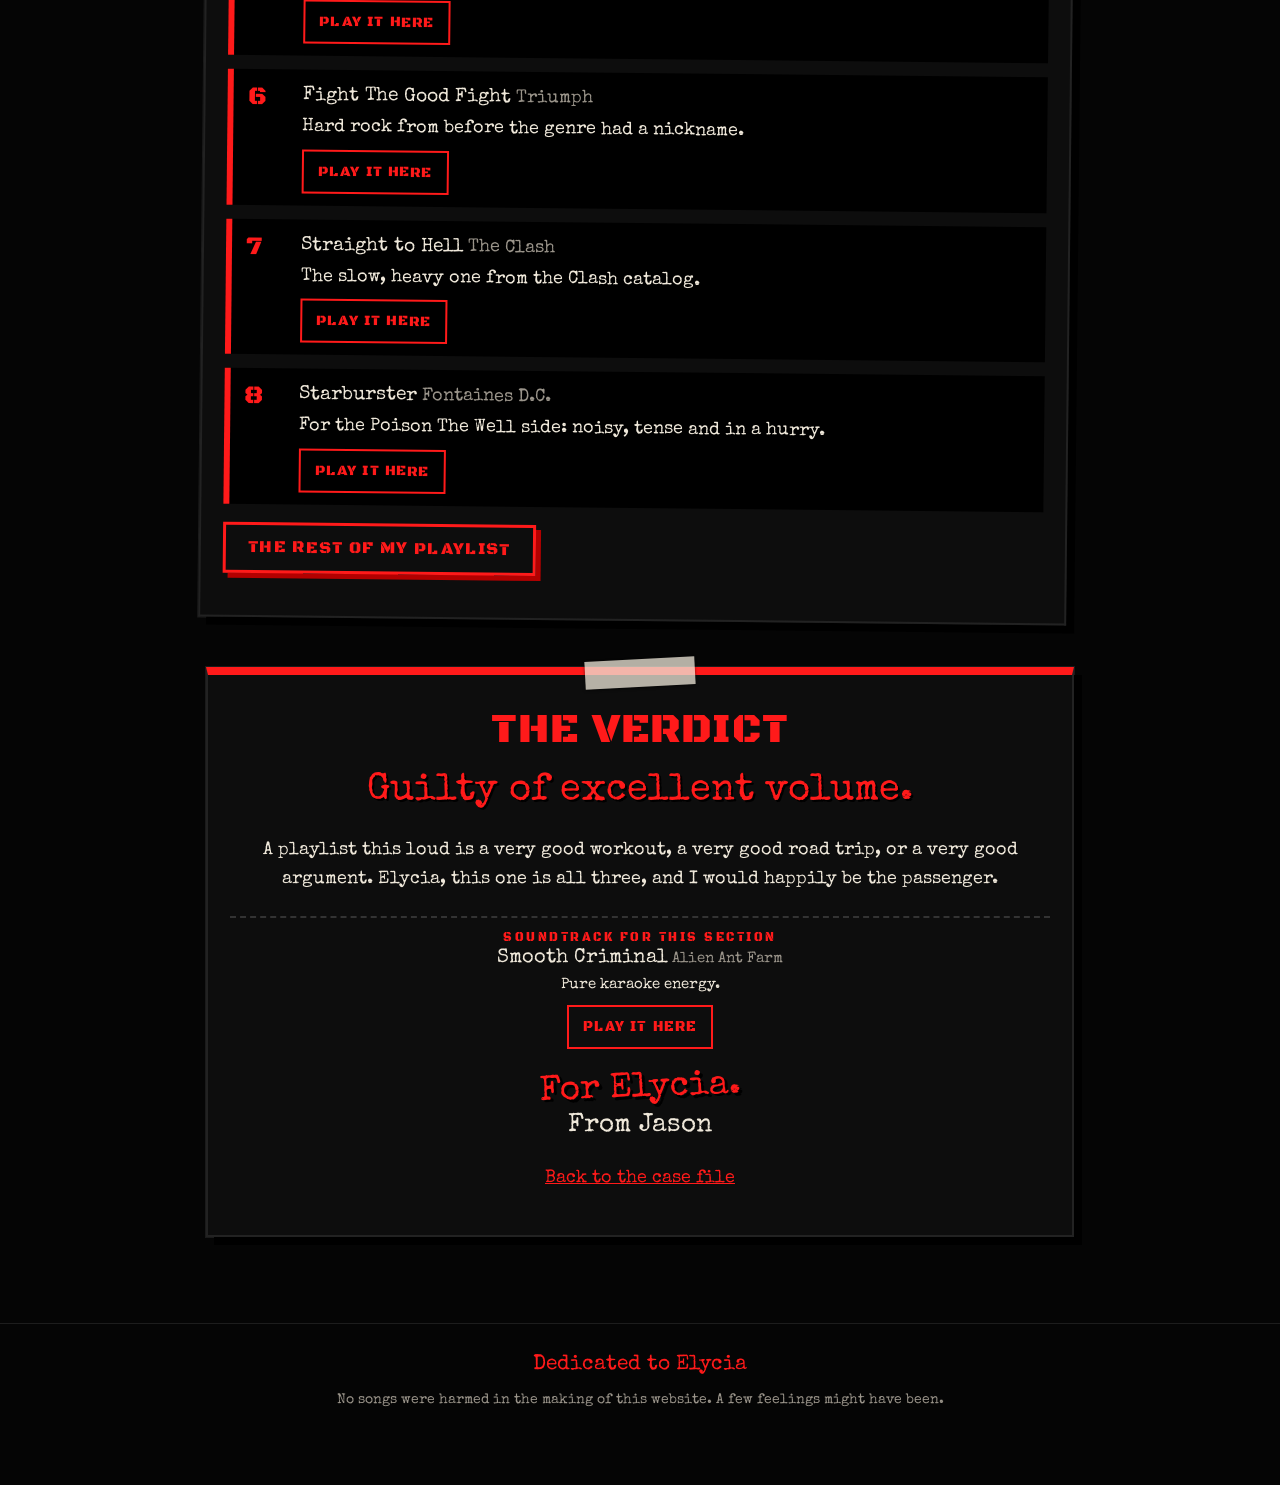
<file: disaster.html>
<!doctype html>
<html lang="en">
<head>
<meta charset="utf-8">
<meta name="viewport" content="width=device-width,initial-scale=1">
<meta name="robots" content="noindex,nofollow">
<title>The Beautiful Disaster - I Will Possess Your Heart</title>
<meta name="theme-color" content="#050505">
<link rel="preconnect" href="https://fonts.googleapis.com">
<link rel="preconnect" href="https://fonts.gstatic.com" crossorigin>
<link href="https://fonts.googleapis.com/css2?family=Black+Ops+One&family=Permanent+Marker&family=Special+Elite&family=Rubik+Mono+One&display=swap" rel="stylesheet">
<link rel="stylesheet" href="style.css">
</head>
<body>
<div class="grain" aria-hidden="true"></div>
<div class="ticker" aria-hidden="true"><div class="track"><span>FINDINGS BELOW * NO REFUNDS * 100 SONGS UNDER REVIEW * HANDLE WITH VOLUME * FINDINGS BELOW * NO REFUNDS * 100 SONGS UNDER REVIEW * HANDLE WITH VOLUME * </span><span>FINDINGS BELOW * NO REFUNDS * 100 SONGS UNDER REVIEW * HANDLE WITH VOLUME * FINDINGS BELOW * NO REFUNDS * 100 SONGS UNDER REVIEW * HANDLE WITH VOLUME * </span></div></div>
<nav class="topnav" aria-label="Exhibits"><a href="index.html">The case file</a><a href="basement.html">The basement show</a><a href="disaster.html" aria-current="page">The beautiful disaster</a></nav>
<header class="hero">
  <div class="fadepic" style="background-image:url(img/now.jpg)" aria-hidden="true"></div>
  <p class="dedication">Dedicated to Elycia</p>
  <p class="from">From Jason</p>
  <p class="stamp">EXHIBIT D</p>
  <h1 id="title" aria-label="The Beautiful Disaster">The Beautiful Disaster</h1>
  <p class="sub">A forensic analysis of a 100-song playlist that comes with its own volume knob.</p>
  <p class="warn">Warning: this playlist has been rated by three independent neighbors as 'a lot'.</p>
  <a class="btn" href="#numbers">Open the file</a>
</header>
<main>
  <section id="numbers" class="flyer">
    <h2>The numbers</h2>
    <div class="stats" id="stats"></div>
    <p class="small">Counted by hand, with a calculator, in a dark room.</p>
    <div class="cue" data-slot="first"></div>
  </section>
  <section class="flyer tilt-l">
    <h2>The lineup</h2>
    <p>The ten most-played artists on this playlist.</p>
    <ol class="lineup" id="bars"></ol>
  </section>
  <section class="flyer tilt-r">
    <h2>Repeat offenders</h2>
    <p id="repnote"></p>
    <ul class="leaving" id="repeats"></ul>
    <h3 class="sub3">Songs on more than one playlist</h3>
    <p>These made the cut on more than one of her playlists. They have been promoted.</p>
    <ul class="leaving" id="cross"></ul>
  </section>
  <section class="flyer">
    <h2>The exhibits</h2>
    <p>Pull a card. Each one is a real song from the playlist.</p>
    <div class="row"><button id="roll" class="btn">Pull a random exhibit</button><button id="all" class="btn ghost">Show all exhibits</button></div>
    <div id="exhibit" class="exhibit" aria-live="polite"></div>
    <div id="exhibits" class="exhibits" hidden></div>
    <div class="cue" data-slot="mid"></div>
  </section>
  <section class="flyer tilt-l">
    <h2>What this says about her</h2>
    <ul class="says" id="says"></ul>
  </section>
  <section class="flyer tilt-r">
    <h2>Prescribed listening</h2>
    <p>Based on the evidence, these songs have been selected from my playlist. Each one is matched to something already in hers. Press play, ignore the rest, or skip all eight.</p>
    <ol class="recs" id="recs"></ol>
    <p><a class="btn ghost" id="fullpl" target="_blank" rel="noopener" href="#">The rest of my playlist</a></p>
  </section>
  <section class="flyer final">
    <h2>The verdict</h2>
    <p class="big" id="vbig"></p>
    <p id="vtext"></p>
    <div class="cue" data-slot="end"></div>
    <p class="dedic-end">For Elycia.</p>
    <p class="sign">From Jason</p>
    <p class="more"><a href="index.html">Back to the case file</a></p>
  </section>
</main>
<footer><p class="dedic-foot">Dedicated to Elycia</p><p>No songs were harmed in the making of this website. A few feelings might have been.</p></footer>
<script src="tracks.js"></script>
<script src="music.js"></script>
<script src="pages-data.js"></script>
<script>window.PAGE_KEY="disaster";</script>
<script src="shared.js"></script>
<script src="fx.js"></script>
</body>
</html>
</file>
<file: style.css>
:root{
  --black:#050505;--ink:#0d0d0d;--red:#ff1a1a;--deep:#b30000;--bone:#efe8da;--grey:#9a948a;
  --marker:"Permanent Marker","Special Elite",cursive;
  --stencil:"Black Ops One",Impact,sans-serif;
  --type:"Special Elite","Courier New",monospace;
}
*{box-sizing:border-box}
html{-webkit-text-size-adjust:100%;scroll-behavior:smooth}
body{margin:0;background:var(--black);color:var(--bone);font:18px/1.6 var(--type)}
a{color:var(--red)}
::selection{background:var(--red);color:#000}
:focus-visible{outline:3px solid var(--red);outline-offset:3px}

/* film grain and scratches over everything */
.grain{position:fixed;inset:0;pointer-events:none;z-index:50;opacity:.16;mix-blend-mode:screen;
  background:url("data:image/svg+xml;utf8,<svg xmlns='http://www.w3.org/2000/svg' width='220' height='220'><filter id='n'><feTurbulence type='fractalNoise' baseFrequency='.85' numOctaves='2' stitchTiles='stitch'/><feColorMatrix values='0 0 0 0 1  0 0 0 0 1  0 0 0 0 1  0 0 0 .55 0'/></filter><rect width='100%' height='100%' filter='url(%23n)'/></svg>")}

/* scrolling tape strip */
.ticker{background:var(--red);color:#000;font:700 .9rem var(--stencil);letter-spacing:.12em;overflow:hidden;white-space:nowrap;border-bottom:4px solid #000}
.ticker .track{display:inline-flex;animation:slide 26s linear infinite}
.ticker span{padding:6px 0}
@keyframes slide{to{transform:translateX(-50%)}}

/* hero */
.hero{position:relative;max-width:1000px;margin:0 auto;padding:44px 18px 36px;text-align:center}
.stamp{display:inline-block;border:3px solid var(--red);color:var(--red);font:400 1rem var(--stencil);letter-spacing:.2em;padding:4px 14px;transform:rotate(-4deg);margin:0 0 18px}
h1{font:400 clamp(2.4rem,11vw,6rem)/.98 var(--stencil);color:var(--red);margin:.1em 0 .25em;text-transform:uppercase;letter-spacing:.01em;
  text-shadow:4px 4px 0 #000,6px 6px 0 var(--deep)}
h1 .l{display:inline-block;transition:transform .15s}
h1 .cut{background:var(--bone);color:#000;padding:0 .08em;text-shadow:none;box-shadow:3px 3px 0 var(--deep)}
h1 .w{display:inline-block;white-space:nowrap;margin-right:.18em}
.sub{font:1.35rem var(--marker);color:var(--bone);margin:0 0 10px}
.warn{max-width:34em;margin:0 auto 24px;color:var(--grey);font-size:.98rem;border-left:4px solid var(--red);padding:2px 0 2px 12px;text-align:left}

.btn{display:inline-block;font:400 1.05rem var(--stencil);letter-spacing:.08em;text-transform:uppercase;text-decoration:none;color:#000;background:var(--red);
  border:3px solid #000;box-shadow:5px 5px 0 var(--deep);padding:12px 22px;cursor:pointer;min-height:48px}
.btn:hover{transform:translate(-2px,-2px);box-shadow:7px 7px 0 var(--deep)}
.btn:active{transform:translate(3px,3px);box-shadow:1px 1px 0 var(--deep)}
.btn.ghost{background:transparent;color:var(--red);border-color:var(--red)}
.row{display:flex;flex-wrap:wrap;gap:14px;margin:12px 0}

main{max-width:900px;margin:0 auto;padding:0 16px 40px}

/* torn flyer panels with tape */
.flyer{position:relative;background:var(--ink);border:2px solid #222;border-top:4px solid var(--red);padding:30px 22px 24px;margin:46px 0;
  box-shadow:8px 8px 0 #000,0 0 0 1px #1a1a1a}
.flyer::before{content:"";position:absolute;top:-16px;left:50%;width:110px;height:28px;transform:translateX(-50%) rotate(-3deg);background:rgba(239,232,218,.75);box-shadow:0 1px 3px rgba(0,0,0,.6)}
.flyer.tilt-l{transform:rotate(-.6deg)}
.flyer.tilt-r{transform:rotate(.6deg)}
h2{font:400 clamp(1.7rem,6vw,2.6rem)/1.05 var(--stencil);color:var(--red);text-transform:uppercase;margin:.1em 0 .4em;letter-spacing:.02em}
.small{color:var(--grey);font-size:.9rem}
.verdict{font:1.35rem/1.35 var(--marker);color:var(--bone);margin:1em 0 0;border-top:2px dashed #333;padding-top:14px}

/* the numbers */
.stats{display:grid;grid-template-columns:repeat(auto-fit,minmax(150px,1fr));gap:16px;margin:18px 0}
.stat{border:3px solid var(--red);padding:12px 10px;text-align:center;transform:rotate(var(--r,0deg));background:#000}
.stat b{display:block;font:400 3.2rem/1 var(--stencil);color:var(--red)}
.stat span{display:block;font-size:.92rem;color:var(--bone);margin-top:6px}

/* whiplash list */
.whiplash{list-style:none;padding:0;margin:16px 0;display:grid;gap:8px;counter-reset:x}
.whiplash li{display:flex;gap:14px;align-items:baseline;border-left:6px solid var(--red);background:#000;padding:8px 12px}
.whiplash .no{font:400 1.3rem var(--stencil);color:var(--red);min-width:2.2em}
.whiplash .t{font-weight:700}
.whiplash .a{color:var(--grey);font-size:.92rem;display:block}

/* exhibit card */
.exhibit,.exhibits .card{background:#000;border:3px solid var(--red);padding:18px 18px 16px;margin:16px 0;position:relative}
.exhibit:empty{display:none}
.exhibit .tag,.card .tag{position:absolute;top:-14px;left:14px;background:var(--red);color:#000;font:400 .85rem var(--stencil);letter-spacing:.15em;padding:2px 10px}
.exhibit h3,.card h3{font:400 1.5rem/1.15 var(--marker);color:var(--bone);margin:.4em 0 .1em}
.exhibit .by,.card .by{color:var(--grey);font-size:.9rem;margin:0 0 .6em}
.exhibit p.r,.card p.r{margin:0;font-size:1.05rem}
.exhibits{display:grid;gap:22px;margin-top:26px}
.exhibit.pop{animation:pop .35s ease}
@keyframes pop{from{transform:scale(.96) rotate(-1deg);opacity:.2}to{transform:none;opacity:1}}

/* lists */
.leaving,.says{padding-left:1.2em}
.leaving li,.says li{margin:.45em 0}
.leaving li::marker,.says li::marker{color:var(--red)}
.leaving em{color:var(--grey);font-style:normal}

.final{border-top-width:8px;text-align:center}
.final .big{font:clamp(1.5rem,5.5vw,2.4rem)/1.15 var(--marker);color:var(--red);margin:.2em 0 .6em;text-shadow:2px 2px 0 #000}

iframe{border:0;background:#000}
footer{text-align:center;color:var(--grey);font-size:.88rem;padding:30px 16px 60px;border-top:1px solid #1d1d1d}

@media(max-width:560px){body{font-size:17px}.flyer{padding:26px 16px 20px}.flyer.tilt-l,.flyer.tilt-r{transform:none}}
@media(prefers-reduced-motion:reduce){*{animation:none!important;transition:none!important;scroll-behavior:auto!important}.ticker .track{transform:none}}

.dedication{font:1.6rem var(--marker);color:var(--red);margin:0 0 6px;transform:rotate(-2deg);text-shadow:2px 2px 0 #000;letter-spacing:.02em}
.dedication::before,.dedication::after{content:"//";color:var(--bone);margin:0 .5em;font-family:var(--stencil)}
.dedic-end{font:2.2rem var(--marker);color:var(--red);margin:.6em 0 .2em;text-shadow:3px 3px 0 #000;transform:rotate(-2deg)}
.dedic-foot{font:1.3rem var(--marker);color:var(--red);margin:0 0 6px}

.from{font:1.15rem var(--type);color:var(--bone);margin:-2px 0 12px;letter-spacing:.08em}
.sign{font:1.6rem var(--marker);color:var(--bone);margin:0 0 6px}
/* soundtrack cue strip */
.cue{margin:22px 0 4px;border-top:2px dashed #333;padding-top:12px;font-size:.95rem}
.cue .k{display:block;font:400 .78rem var(--stencil);letter-spacing:.2em;color:var(--red);text-transform:uppercase;margin-bottom:2px}
.cue b{font:400 1.25rem var(--marker);color:var(--bone)}
.cue i,.rec i{color:var(--grey);font-style:normal}
.cue .v,.rec .v{display:block;color:var(--bone);margin:2px 0 8px}
.play{font:400 .9rem var(--stencil);letter-spacing:.08em;text-transform:uppercase;color:var(--red);background:transparent;border:2px solid var(--red);padding:8px 14px;cursor:pointer;min-height:44px}
.play:hover{background:var(--red);color:#000}
.slot iframe{margin-top:8px;border-radius:8px}
.recs{list-style:none;padding:0;margin:16px 0;display:grid;gap:14px}
.rec{display:flex;gap:14px;align-items:flex-start;background:#000;border-left:6px solid var(--red);padding:12px 14px}
.rec .n{font:400 1.6rem var(--stencil);color:var(--red);min-width:1.6em}
.rec b{font:400 1.2rem var(--marker)}

/* top navigation between the exhibit pages */
.topnav{display:flex;flex-wrap:wrap;justify-content:center;gap:6px 22px;background:#000;border-bottom:2px solid #1d1d1d;padding:10px 12px;position:sticky;top:0;z-index:40}
.topnav a{font:400 .95rem var(--stencil);letter-spacing:.08em;text-transform:uppercase;color:var(--bone);text-decoration:none;padding:8px 4px;border-bottom:3px solid transparent;min-height:44px;display:inline-flex;align-items:center}
.topnav a:hover{color:var(--red)}
.topnav a[aria-current]{color:var(--red);border-bottom-color:var(--red)}
.lineup{list-style:none;padding:0;margin:14px 0;display:grid;gap:8px}
.lineup li{display:grid;grid-template-columns:minmax(7em,11em) 1fr 2.2em;gap:10px;align-items:center}
.lineup .nm{font-size:.92rem;overflow-wrap:anywhere}
.lineup .bar{background:#161616;height:18px;border:2px solid #222;display:block}
.lineup .bar i{display:block;height:100%;background:var(--red)}
.lineup .ct{font:400 1.1rem var(--stencil);color:var(--red);text-align:right}
.sub3{font:400 1.3rem var(--stencil);color:var(--red);margin:1.4em 0 .3em;text-transform:uppercase}
.more{margin-top:1.4em}
@media(max-width:560px){.lineup li{grid-template-columns:7em 1fr 2em}}

/* faded photos: gray, tinted red, melted into the black with soft edges */
.hero{overflow:hidden}
.hero>*:not(.fadepic){position:relative;z-index:1}
.fadepic{position:absolute;inset:0;z-index:0;background-size:cover;background-position:center 25%;filter:grayscale(1) contrast(1.15) brightness(1.3);opacity:.3;pointer-events:none;
  -webkit-mask-image:linear-gradient(to bottom,transparent 0%,#000 28%,#000 60%,transparent 100%);mask-image:linear-gradient(to bottom,transparent 0%,#000 28%,#000 60%,transparent 100%)}
.fadepic::after{content:"";position:absolute;inset:0;background:#ff1a1a;mix-blend-mode:multiply}
@media(min-width:760px){
  .fadepic{inset:0 0 0 38%;opacity:.3;-webkit-mask-image:linear-gradient(to right,transparent 0%,#000 55%,#000 100%),linear-gradient(to bottom,transparent 0%,#000 25%,#000 70%,transparent 100%);-webkit-mask-composite:source-in;mask-image:linear-gradient(to right,transparent 0%,#000 55%,#000 100%),linear-gradient(to bottom,transparent 0%,#000 25%,#000 70%,transparent 100%);mask-composite:intersect}
}
.thenow{display:grid;grid-template-columns:repeat(3,1fr);gap:12px;margin:18px 0 6px}
.thenow figure{margin:0;text-align:center}
.thenow .ph{position:relative;aspect-ratio:3/4;background-size:cover;background-position:center 20%;filter:grayscale(1) contrast(1.15) brightness(1.35);opacity:.9;
  -webkit-mask-image:radial-gradient(ellipse 62% 58% at 50% 46%,#000 30%,transparent 82%);mask-image:radial-gradient(ellipse 62% 58% at 50% 46%,#000 30%,transparent 82%)}
.thenow .ph::after{content:"";position:absolute;inset:0;background:#ff1a1a;mix-blend-mode:multiply}
.thenow figcaption{font:1.3rem var(--marker);color:var(--red);margin-top:-6px;text-shadow:2px 2px 0 #000}
@media(max-width:560px){.thenow{gap:6px}.thenow figcaption{font-size:1.05rem}}

@media(max-width:560px){.topnav{gap:0 14px;padding:4px 8px}.topnav a{font-size:.74rem;letter-spacing:.04em;padding:6px 2px;min-height:40px}}

/* polish */
.fadepic{filter:contrast(1.15) brightness(1.25);background-color:#ff1a1a;background-blend-mode:multiply;opacity:.4}
.fadepic::after{display:none}
@media(min-width:760px){.fadepic{opacity:.55}}
.thenow .ph{filter:contrast(1.15) brightness(1.3);background-color:#ff1a1a;background-blend-mode:multiply;opacity:.92}
.thenow .ph::after{display:none}

/* one staged reveal on load */
@keyframes rise{from{opacity:0;translate:0 16px}to{opacity:1;translate:0 0}}
.hero>*:not(.fadepic){animation:rise .7s both}
.hero>:nth-child(3){animation-delay:.08s}.hero>:nth-child(4){animation-delay:.16s}.hero>:nth-child(5){animation-delay:.24s}
.hero>:nth-child(6){animation-delay:.32s}.hero>:nth-child(7){animation-delay:.4s}.hero>:nth-child(8){animation-delay:.48s}
.fadepic{animation:photo 1.6s ease both}
@keyframes photo{from{opacity:0}}

/* the title tears, once */
@keyframes tear{0%,100%{transform:none;text-shadow:4px 4px 0 #000,6px 6px 0 var(--deep)}
 12%{transform:translateX(-6px) skewX(-4deg);text-shadow:-6px 0 0 #00e5ff,6px 0 0 var(--red)}
 24%{transform:translateX(5px) skewX(3deg);text-shadow:6px 0 0 #00e5ff,-6px 0 0 var(--deep)}
 36%{transform:none;text-shadow:4px 4px 0 #000,6px 6px 0 var(--deep)}}
h1{animation:tear .9s .7s 1}

/* panels slide in as they are reached; visible by default if script does not run */
.fx .flyer{opacity:0;translate:0 22px;transition:opacity .7s ease,translate .7s ease}
.fx .flyer.in{opacity:1;translate:0 0}

/* equalizer under the title */
.eq{display:flex;gap:5px;height:34px;align-items:flex-end;justify-content:center;margin:22px auto 0}
.eq i{display:block;width:7px;height:100%;background:var(--red);transform-origin:bottom;animation:bars 1s ease-in-out infinite alternate;box-shadow:2px 2px 0 #000}
@keyframes bars{from{transform:scaleY(.18)}to{transform:scaleY(1)}}
::-webkit-scrollbar{width:12px}::-webkit-scrollbar-track{background:#000}::-webkit-scrollbar-thumb{background:var(--red);border:2px solid #000}
@media(min-width:760px){
  .fadepic{inset:0 0 0 30%;-webkit-mask-image:linear-gradient(to right,transparent 0%,#000 40%,#000 78%,transparent 100%),linear-gradient(to bottom,transparent 0%,#000 25%,#000 70%,transparent 100%);-webkit-mask-composite:source-in;mask-image:linear-gradient(to right,transparent 0%,#000 40%,#000 78%,transparent 100%),linear-gradient(to bottom,transparent 0%,#000 25%,#000 70%,transparent 100%);mask-composite:intersect}
}
</file>
